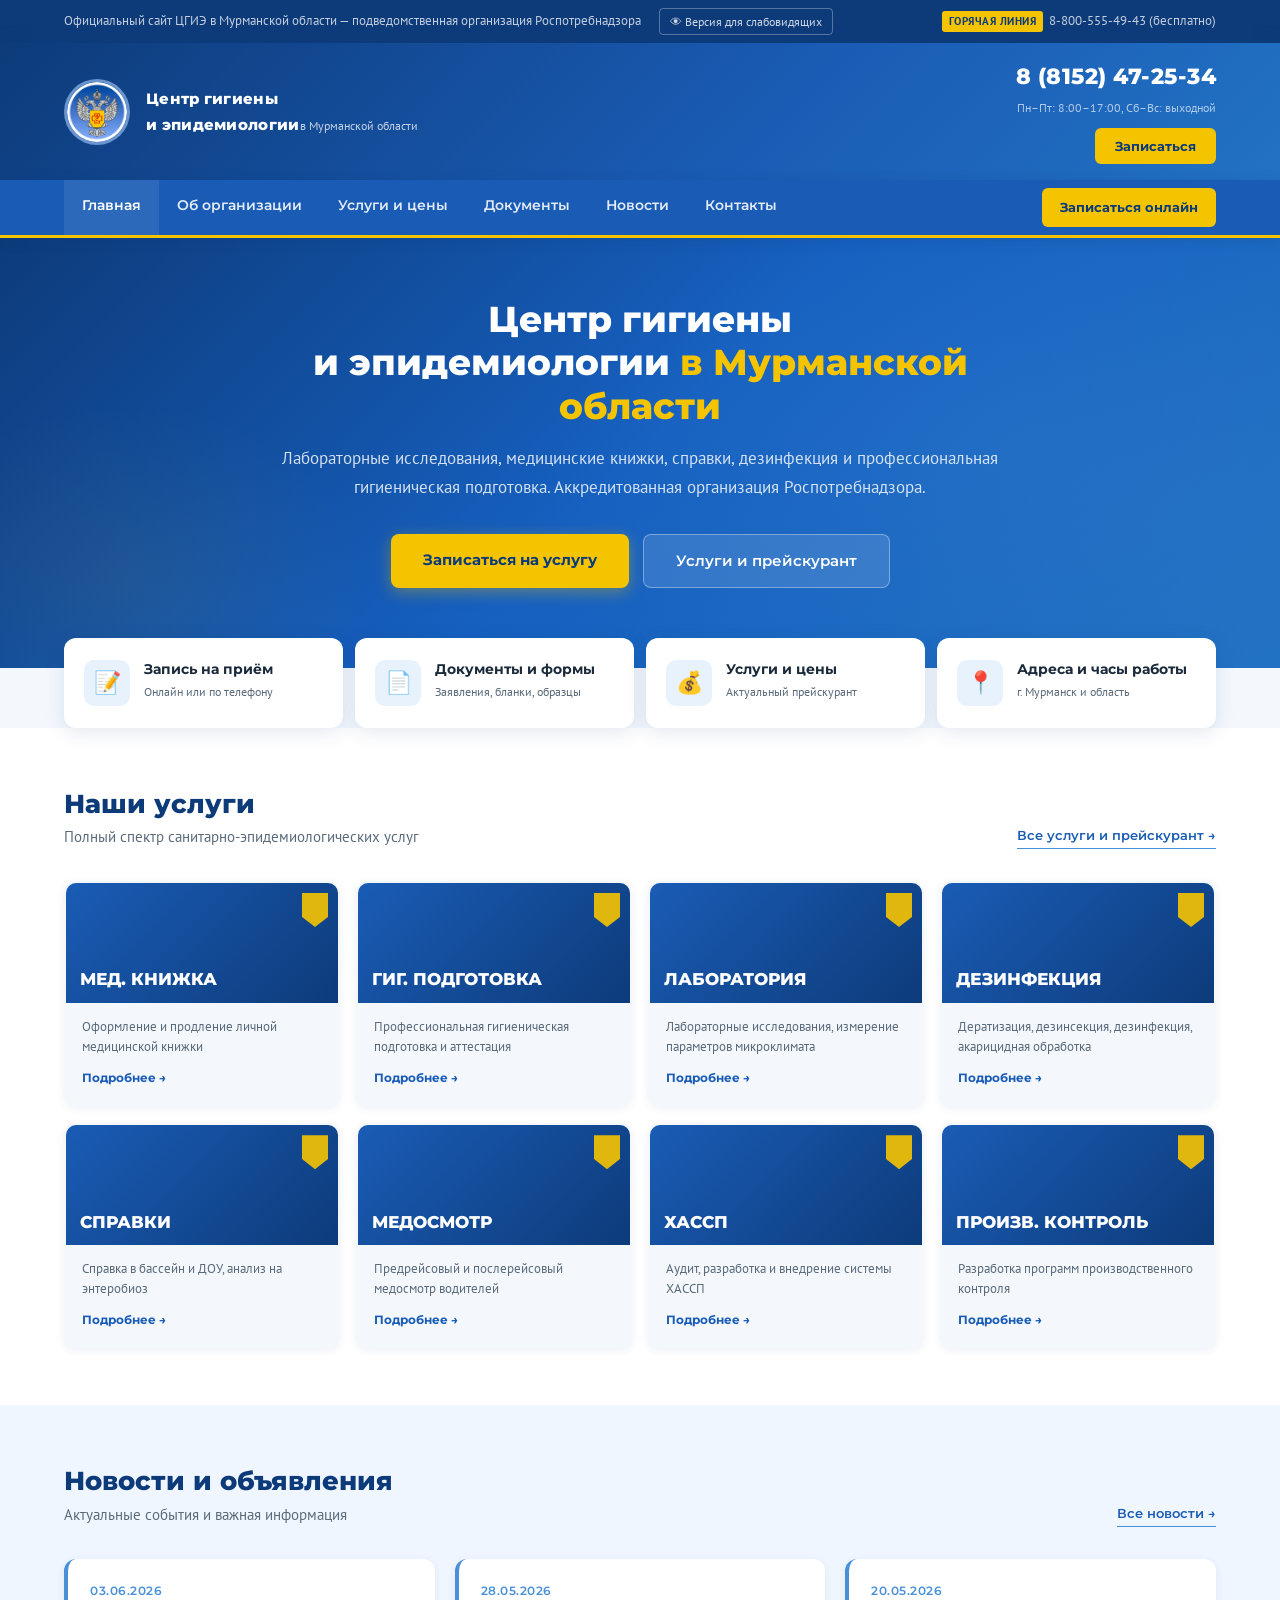
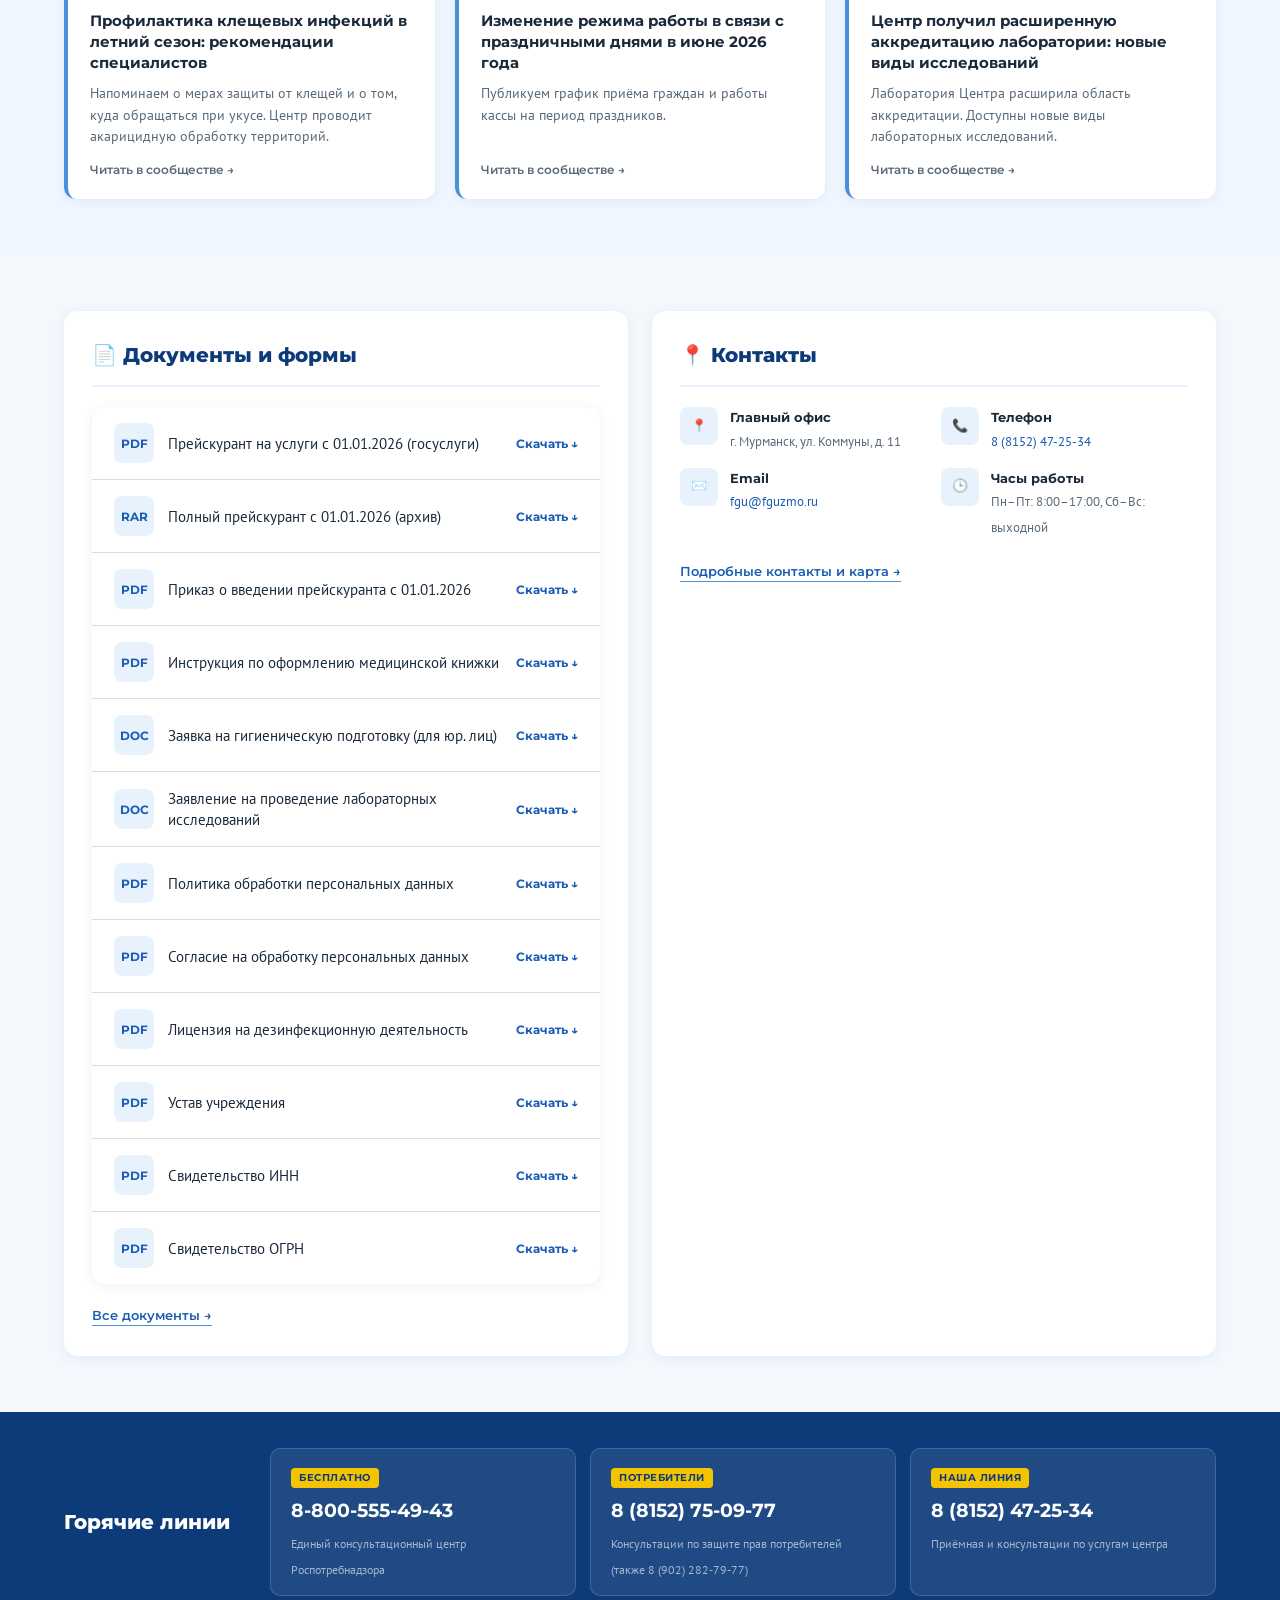
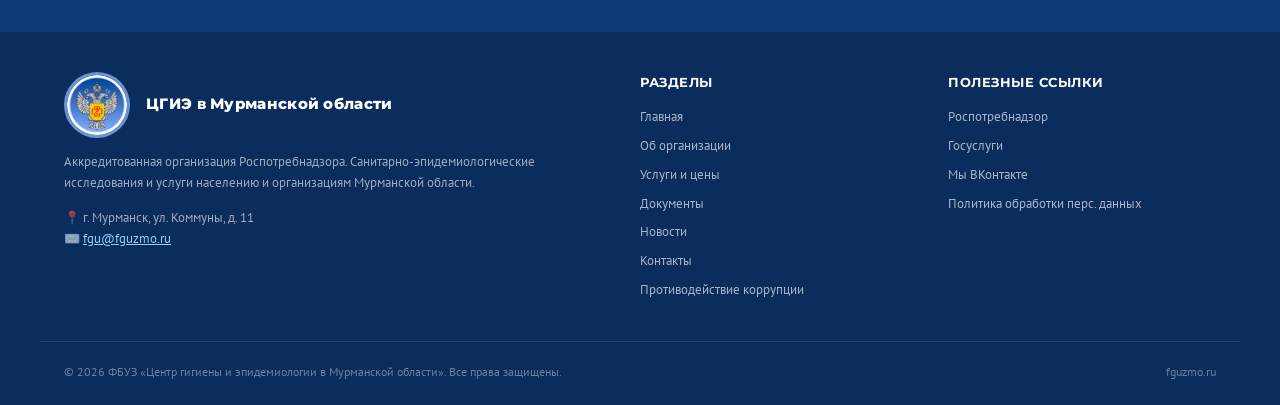
<file: index.html>
<!DOCTYPE html>
<html lang="ru">
<head>
<meta charset="UTF-8">
<meta name="viewport" content="width=device-width, initial-scale=1.0">
<title>ФБУЗ «Центр гигиены и эпидемиологии в Мурманской области»</title>
<meta name="description" content="Аккредитованная организация Роспотребнадзора в Мурманской области: лабораторные исследования, медицинские книжки, справки, дезинфекция, гигиеническая подготовка.">
<link rel="icon" href="assets/logo.jpg">
<link href="https://fonts.googleapis.com/css2?family=Montserrat:wght@400;500;600;700;800&family=PT+Sans:wght@400;700&display=swap" rel="stylesheet">
<link rel="stylesheet" href="assets/styles.css">
</head>
<body data-page="home">

<div id="site-top"></div>

<!-- HERO -->
<section class="hero" style="padding-bottom:80px;">
  <div class="hero-content">
    <h1>Центр гигиены<br>и эпидемиологии <span>в Мурманской области</span></h1>
    <p>Лабораторные исследования, медицинские книжки, справки, дезинфекция и профессиональная гигиеническая подготовка. Аккредитованная организация Роспотребнадзора.</p>
    <div class="hero-btns">
      <a class="btn-primary" data-bind="vkUrl" target="_blank" rel="noopener">Записаться на услугу</a>
      <a class="btn-secondary" href="uslugi.html">Услуги и прейскурант</a>
    </div>
  </div>
</section>

<!-- QUICK ACTIONS -->
<div class="quick-actions">
  <div class="qa-grid">
    <a class="qa-card" data-bind="vkUrl" target="_blank" rel="noopener"><span class="qa-icon">📝</span><span class="qa-text"><strong>Запись на приём</strong><span>Онлайн или по телефону</span></span></a>
    <a class="qa-card" href="dokumenty.html"><span class="qa-icon">📄</span><span class="qa-text"><strong>Документы и формы</strong><span>Заявления, бланки, образцы</span></span></a>
    <a class="qa-card" href="uslugi.html"><span class="qa-icon">💰</span><span class="qa-text"><strong>Услуги и цены</strong><span>Актуальный прейскурант</span></span></a>
    <a class="qa-card" href="kontakty.html"><span class="qa-icon">📍</span><span class="qa-text"><strong>Адреса и часы работы</strong><span>г. Мурманск и область</span></span></a>
  </div>
</div>

<!-- SERVICES -->
<section class="services-bg" style="padding-top:56px;">
  <div class="container">
    <div class="title-row">
      <div><h2 class="section-title">Наши услуги</h2><p class="section-subtitle" style="margin-bottom:0">Полный спектр санитарно-эпидемиологических услуг</p></div>
      <a class="link-more" href="uslugi.html">Все услуги и прейскурант →</a>
    </div>
    <div class="services-grid" id="services-grid"></div>
  </div>
</section>

<!-- NEWS -->
<section class="news-bg">
  <div class="container">
    <div class="title-row">
      <div><h2 class="section-title">Новости и объявления</h2><p class="section-subtitle" style="margin-bottom:0">Актуальные события и важная информация</p></div>
      <a class="link-more" href="novosti.html">Все новости →</a>
    </div>
    <div class="news-grid" id="news-grid" data-limit="3"></div>
  </div>
</section>

<!-- DOCS + CONTACTS PREVIEW -->
<section>
  <div class="container">
    <div class="info-row">
      <div class="info-block reveal">
        <h2>📄 Документы и формы</h2>
        <div id="doc-list"></div>
        <p style="margin-top:18px"><a class="link-more" href="dokumenty.html">Все документы →</a></p>
      </div>
      <div class="info-block reveal">
        <h2>📍 Контакты</h2>
        <div class="contacts-grid">
          <div class="contact-item"><span class="contact-icon">📍</span><div><strong>Главный офис</strong><span data-bind="address"></span></div></div>
          <div class="contact-item"><span class="contact-icon">📞</span><div><strong>Телефон</strong><a data-bind="phone"></a></div></div>
          <div class="contact-item"><span class="contact-icon">✉️</span><div><strong>Email</strong><a data-bind="email"></a></div></div>
          <div class="contact-item"><span class="contact-icon">🕒</span><div><strong>Часы работы</strong><span data-bind="hours"></span></div></div>
        </div>
        <p style="margin-top:18px"><a class="link-more" href="kontakty.html">Подробные контакты и карта →</a></p>
      </div>
    </div>
  </div>
</section>

<!-- HOTLINES -->
<section class="hotlines-bg" style="padding:36px 0;">
  <div class="container">
    <div class="hotlines-inner">
      <h2>Горячие линии</h2>
      <div class="hl-cards" id="hotlines"></div>
    </div>
  </div>
</section>

<div id="site-bottom"></div>

<script src="assets/content.js"></script>
<script src="assets/app.js"></script>
</body>
</html>
</file>
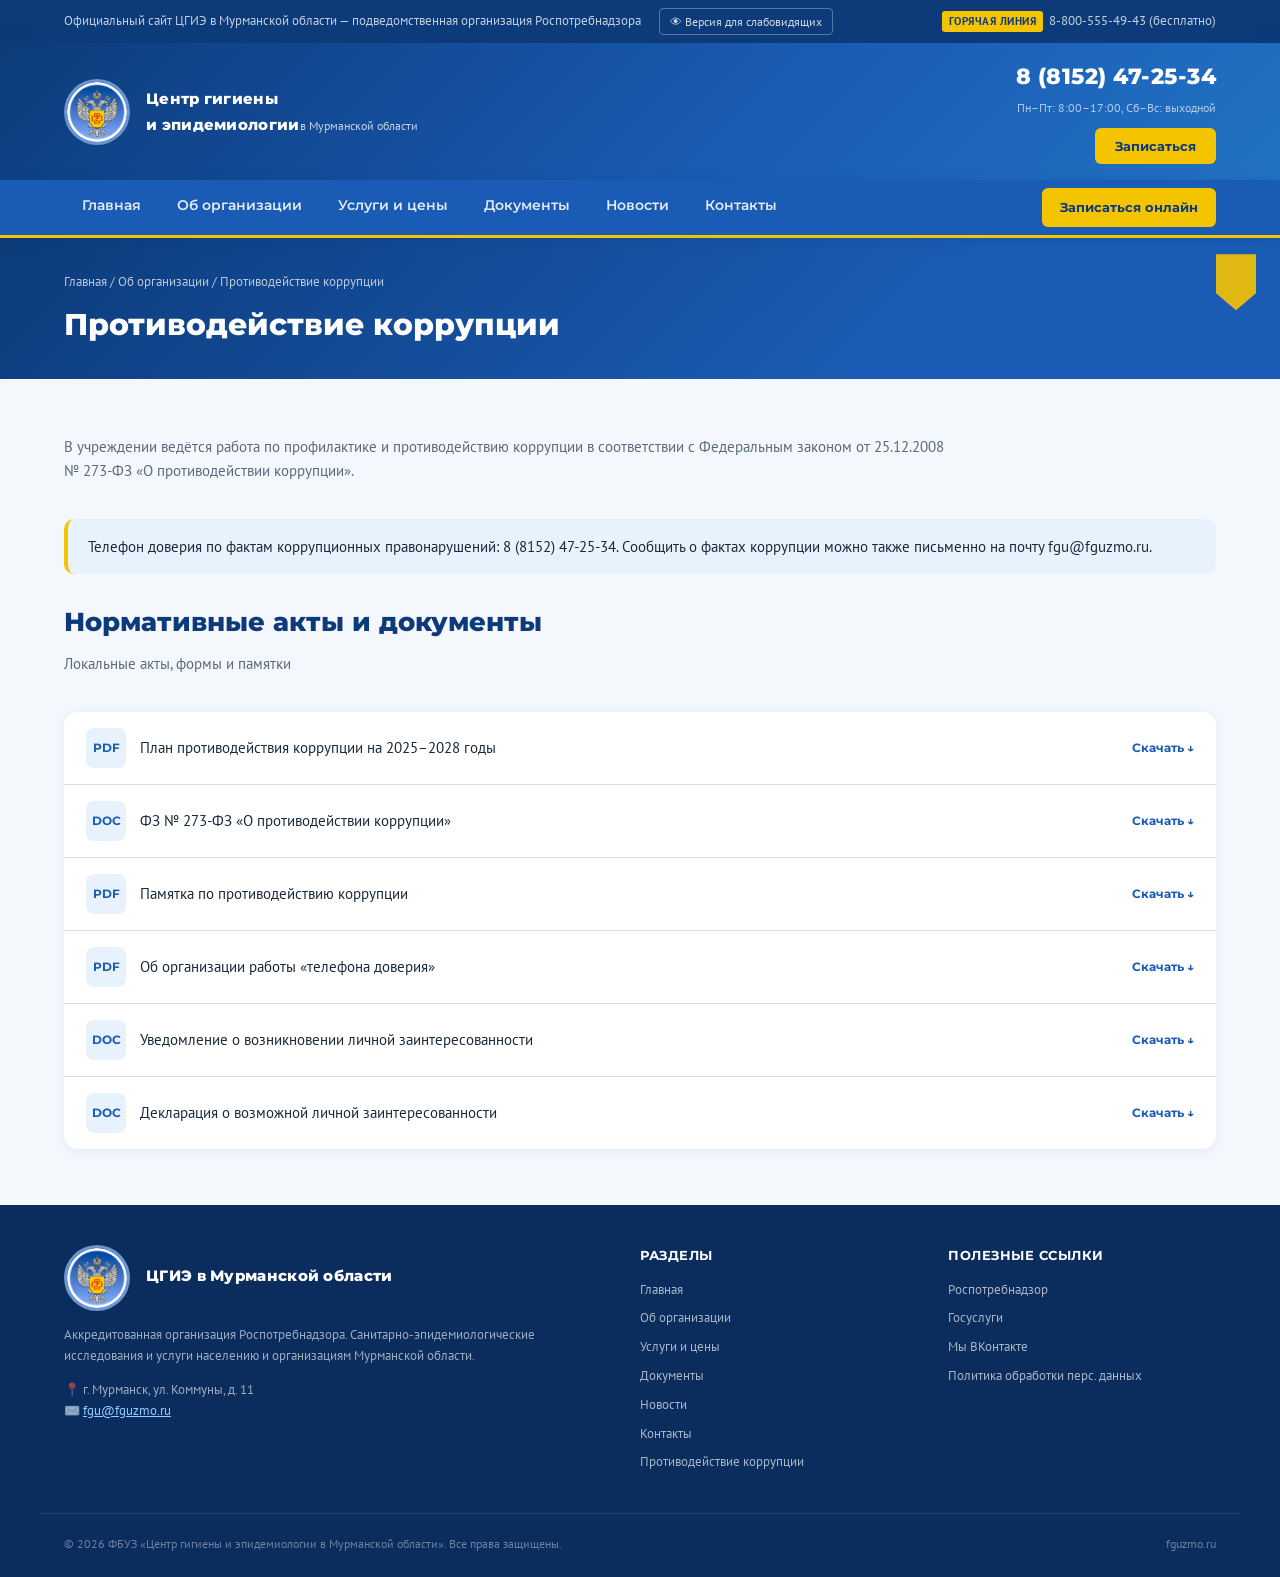
<file: antikorrupciya.html>
<!DOCTYPE html>
<html lang="ru">
<head>
<meta charset="UTF-8">
<meta name="viewport" content="width=device-width, initial-scale=1.0">
<title>Противодействие коррупции — ФБУЗ ЦГИЭ в Мурманской области</title>
<link rel="icon" href="assets/logo.jpg">
<link href="https://fonts.googleapis.com/css2?family=Montserrat:wght@400;500;600;700;800&family=PT+Sans:wght@400;700&display=swap" rel="stylesheet">
<link rel="stylesheet" href="assets/styles.css">
</head>
<body data-page="antikorrupciya">

<div id="site-top"></div>

<div class="page-head"><div class="container">
  <div class="breadcrumb"><a href="index.html">Главная</a> / <a href="ob-organizacii.html">Об организации</a> / Противодействие коррупции</div>
  <h1>Противодействие коррупции</h1>
</div></div>

<section>
  <div class="container">
    <p id="ak-intro" class="section-subtitle" style="max-width:880px"></p>
    <div class="ak-hotline" id="ak-hotline"></div>
    <h2 class="section-title">Нормативные акты и документы</h2>
    <p class="section-subtitle">Локальные акты, формы и памятки</p>
    <div id="ak-list"></div>
  </div>
</section>

<div id="site-bottom"></div>

<script src="assets/content.js"></script>
<script src="assets/app.js"></script>
</body>
</html>
</file>
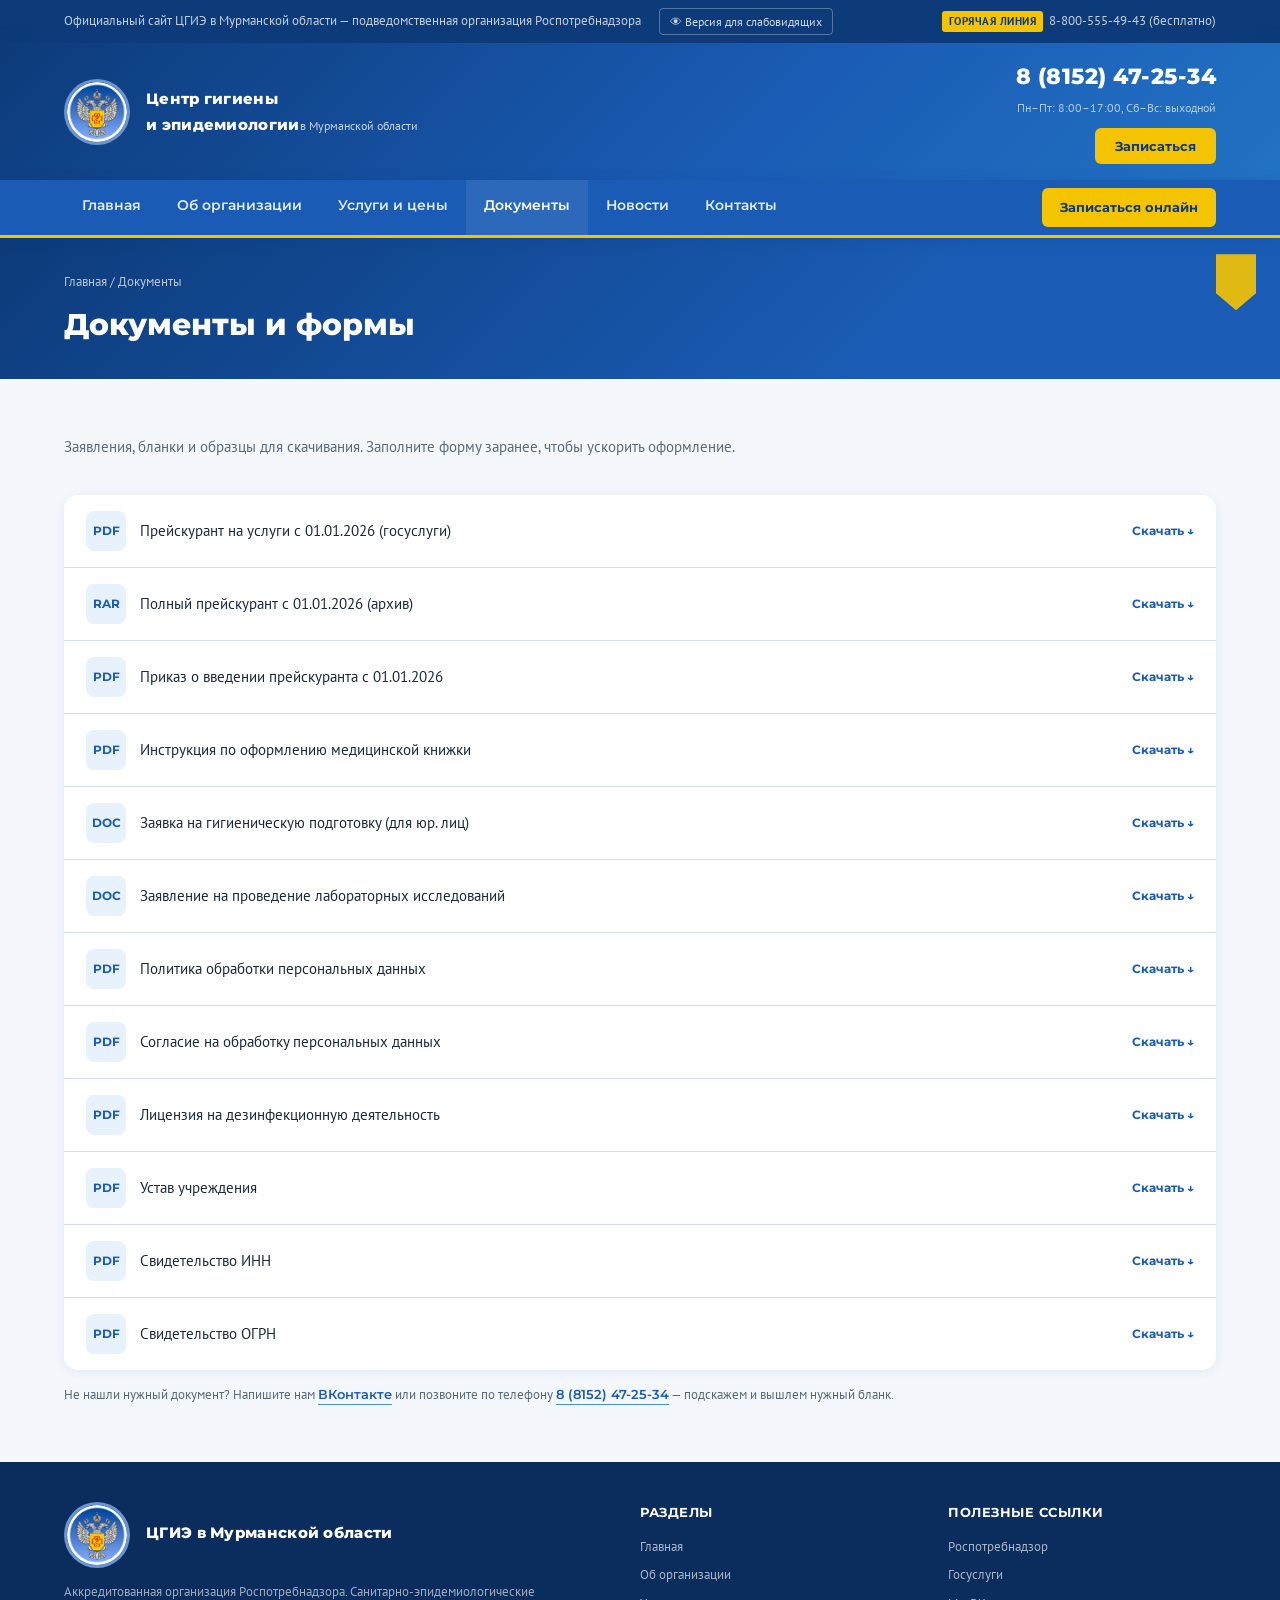
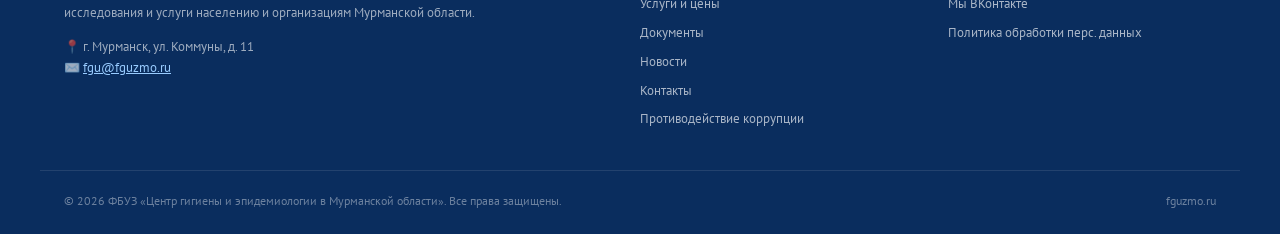
<file: dokumenty.html>
<!DOCTYPE html>
<html lang="ru">
<head>
<meta charset="UTF-8">
<meta name="viewport" content="width=device-width, initial-scale=1.0">
<title>Документы и формы — ФБУЗ ЦГИЭ в Мурманской области</title>
<link rel="icon" href="assets/logo.jpg">
<link href="https://fonts.googleapis.com/css2?family=Montserrat:wght@400;500;600;700;800&family=PT+Sans:wght@400;700&display=swap" rel="stylesheet">
<link rel="stylesheet" href="assets/styles.css">
</head>
<body data-page="dokumenty">

<div id="site-top"></div>

<div class="page-head"><div class="container">
  <div class="breadcrumb"><a href="index.html">Главная</a> / Документы</div>
  <h1>Документы и формы</h1>
</div></div>

<section>
  <div class="container">
    <p class="section-subtitle">Заявления, бланки и образцы для скачивания. Заполните форму заранее, чтобы ускорить оформление.</p>
    <div id="doc-list"></div>
    <p class="price-note">Не нашли нужный документ? Напишите нам <a class="link-more" data-bind="vkUrl" target="_blank" rel="noopener">ВКонтакте</a> или позвоните по телефону <a class="link-more" data-bind="phone"></a> — подскажем и вышлем нужный бланк.</p>
  </div>
</section>

<div id="site-bottom"></div>

<script src="assets/content.js"></script>
<script src="assets/app.js"></script>
</body>
</html>
</file>
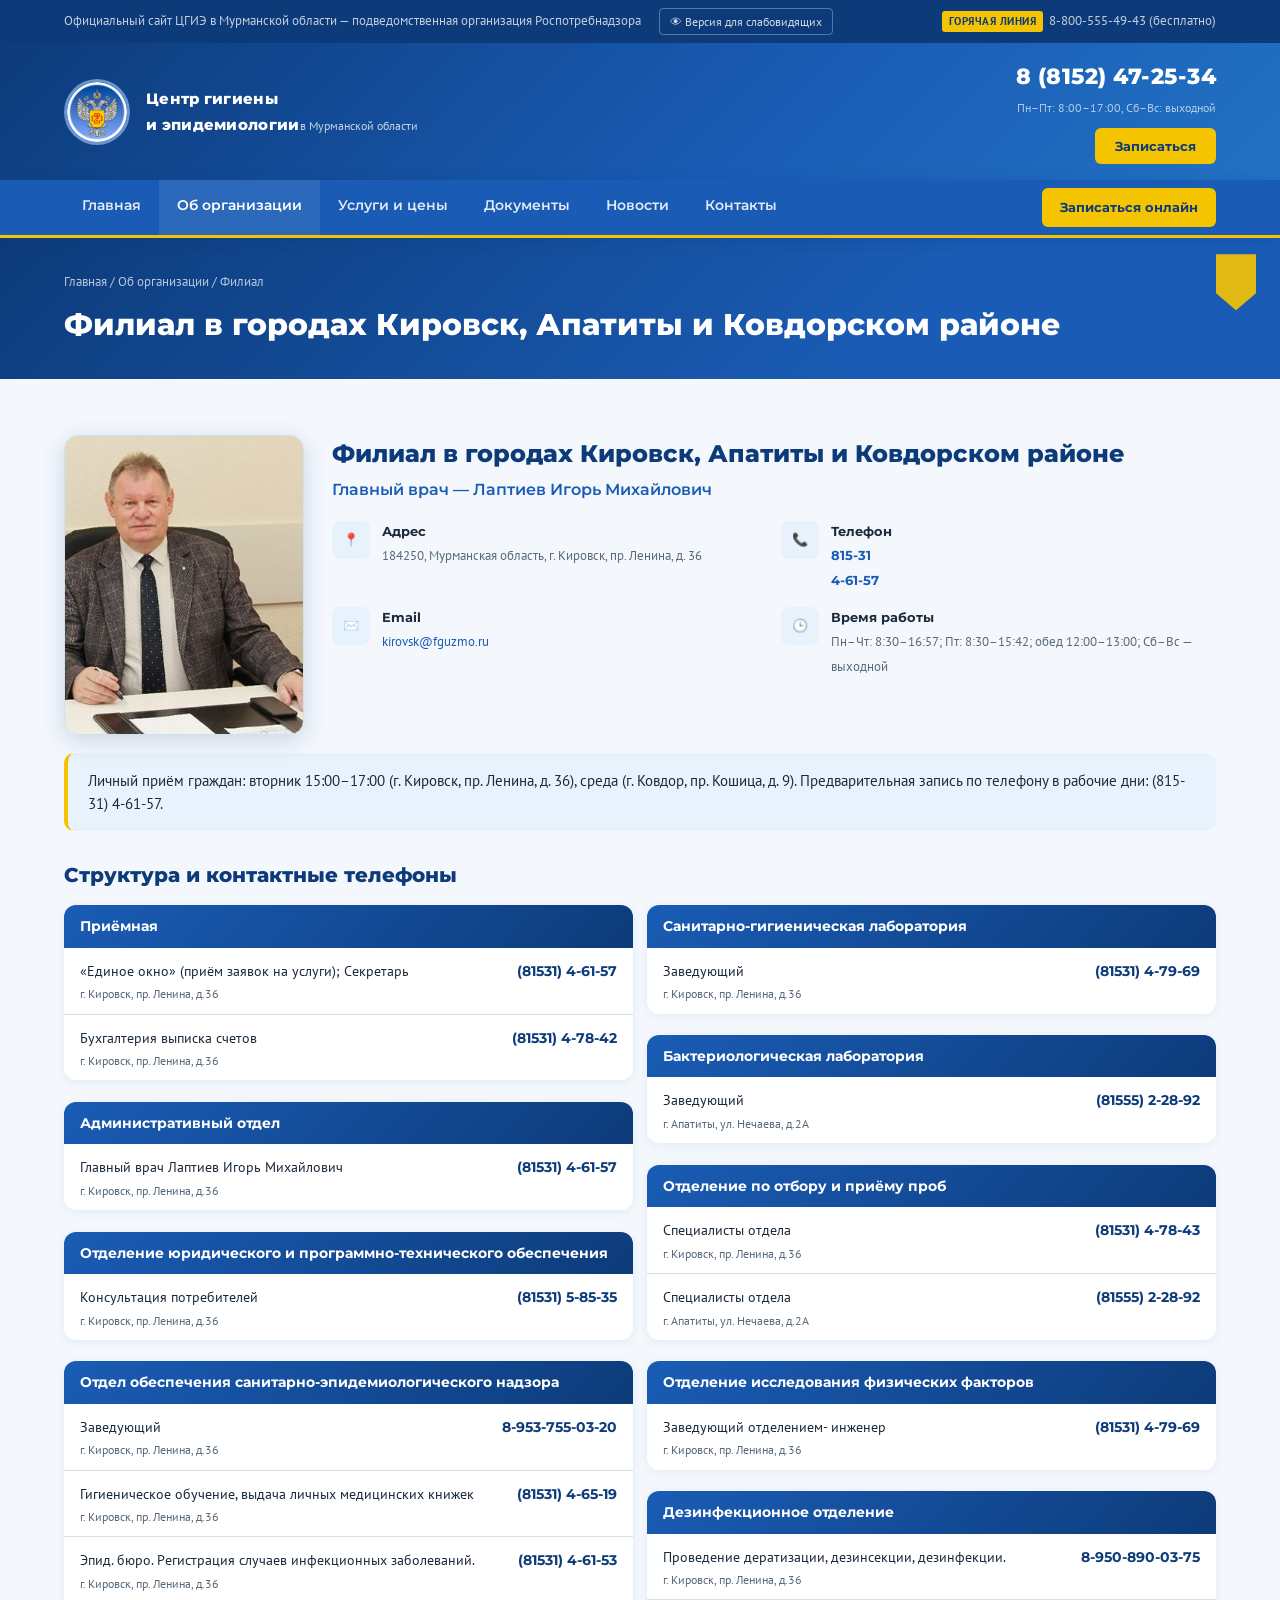
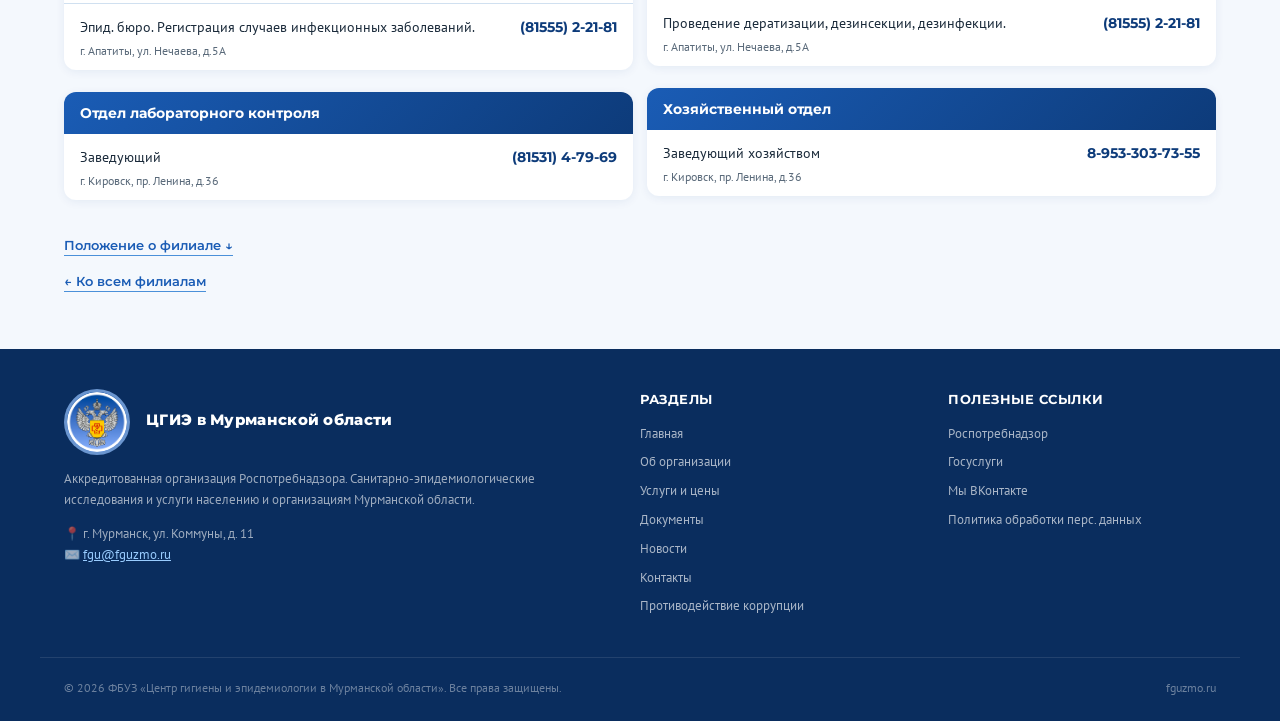
<file: filial.html>
<!DOCTYPE html>
<html lang="ru">
<head>
<meta charset="UTF-8">
<meta name="viewport" content="width=device-width, initial-scale=1.0">
<title>Филиал — ФБУЗ ЦГИЭ в Мурманской области</title>
<link rel="icon" href="assets/logo.jpg">
<link href="https://fonts.googleapis.com/css2?family=Montserrat:wght@400;500;600;700;800&family=PT+Sans:wght@400;700&display=swap" rel="stylesheet">
<link rel="stylesheet" href="assets/styles.css">
</head>
<body data-page="about">

<div id="site-top"></div>

<div class="page-head"><div class="container">
  <div class="breadcrumb"><a href="index.html">Главная</a> / <a href="ob-organizacii.html">Об организации</a> / Филиал</div>
  <h1 id="filial-title">Филиал</h1>
</div></div>

<section>
  <div class="container">
    <div id="filial"></div>
    <p class="price-note"><a class="link-more" href="ob-organizacii.html">← Ко всем филиалам</a></p>
  </div>
</section>

<div id="site-bottom"></div>

<script src="assets/content.js"></script>
<script src="assets/app.js"></script>
</body>
</html>
</file>
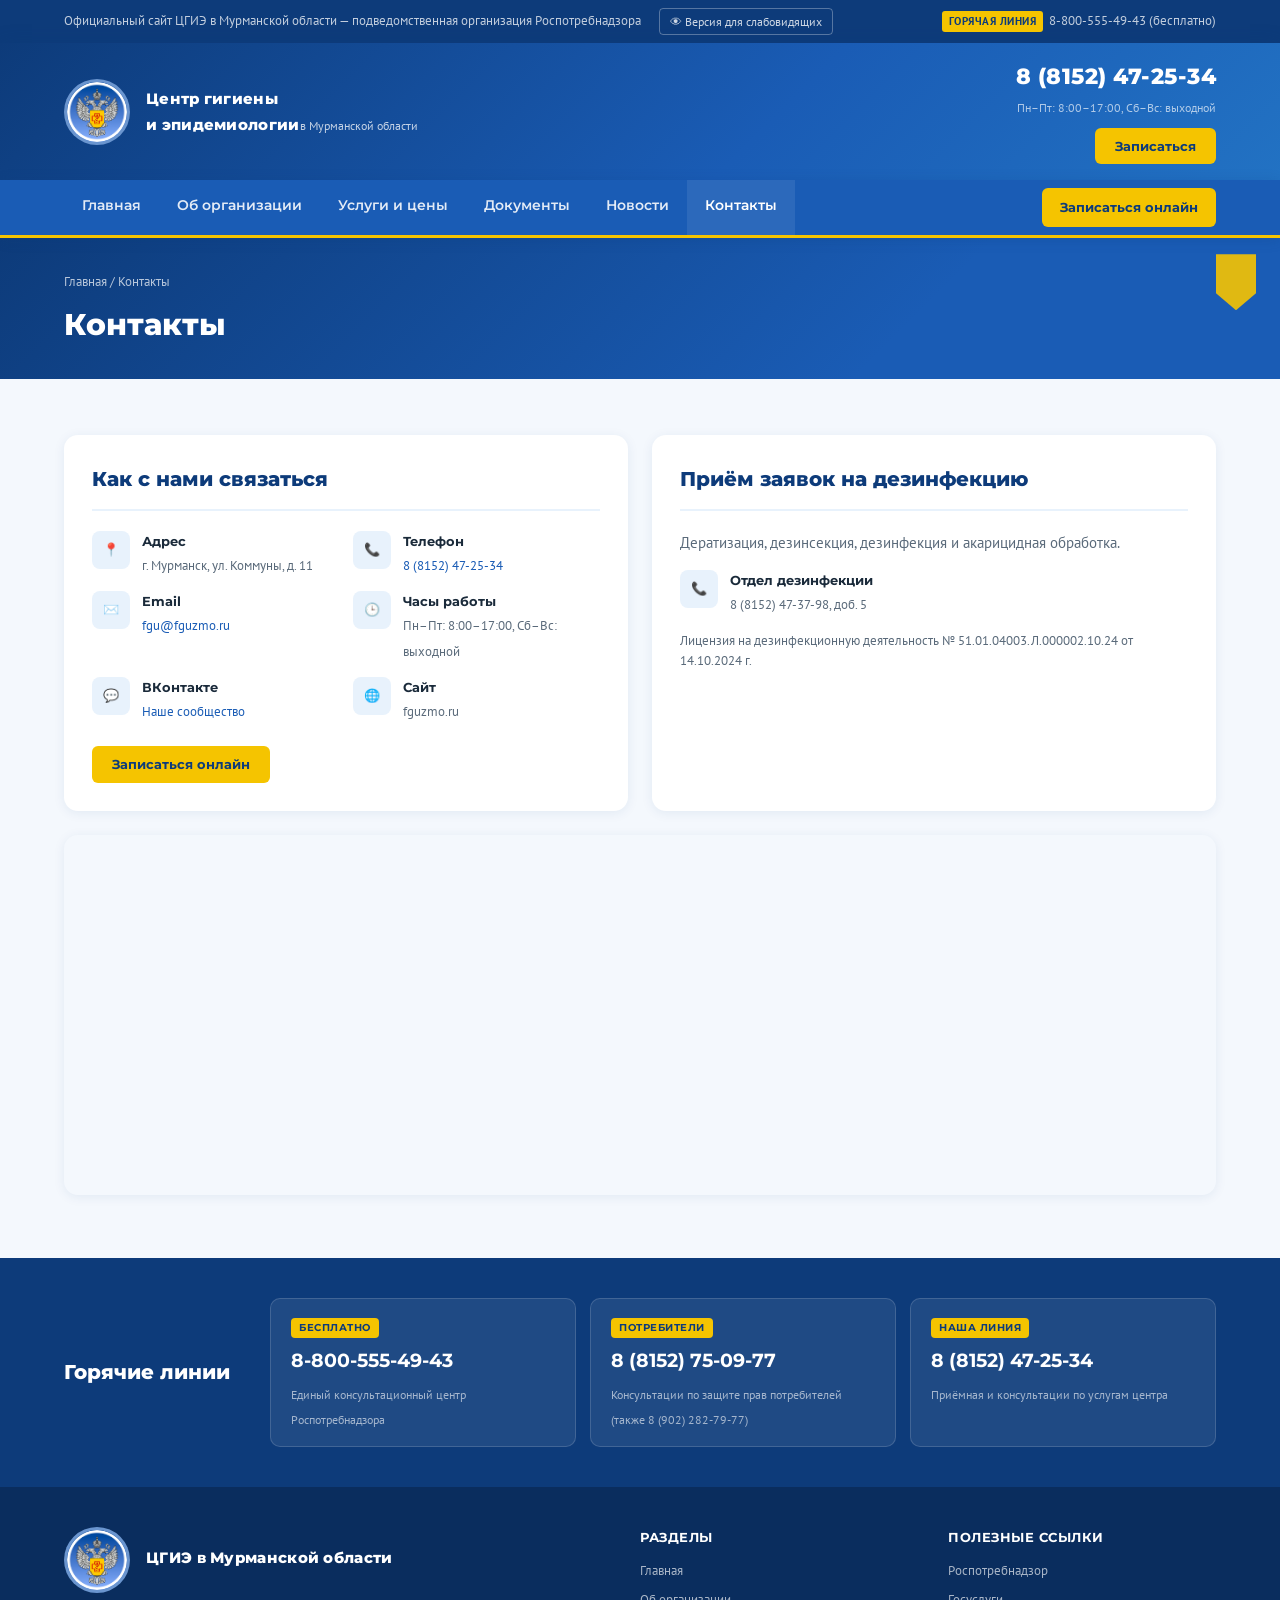
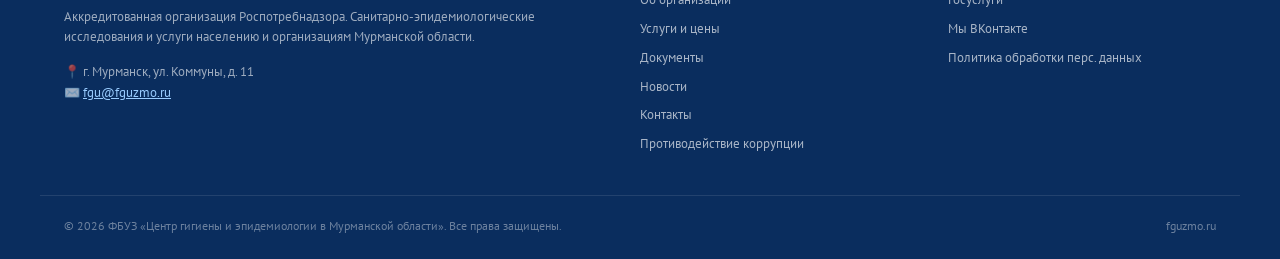
<file: kontakty.html>
<!DOCTYPE html>
<html lang="ru">
<head>
<meta charset="UTF-8">
<meta name="viewport" content="width=device-width, initial-scale=1.0">
<title>Контакты — ФБУЗ ЦГИЭ в Мурманской области</title>
<link rel="icon" href="assets/logo.jpg">
<link href="https://fonts.googleapis.com/css2?family=Montserrat:wght@400;500;600;700;800&family=PT+Sans:wght@400;700&display=swap" rel="stylesheet">
<link rel="stylesheet" href="assets/styles.css">
</head>
<body data-page="kontakty">

<div id="site-top"></div>

<div class="page-head"><div class="container">
  <div class="breadcrumb"><a href="index.html">Главная</a> / Контакты</div>
  <h1>Контакты</h1>
</div></div>

<section>
  <div class="container">
    <div class="info-row">
      <div class="info-block">
        <h2>Как с нами связаться</h2>
        <div class="contacts-grid">
          <div class="contact-item"><span class="contact-icon">📍</span><div><strong>Адрес</strong><span data-bind="address"></span></div></div>
          <div class="contact-item"><span class="contact-icon">📞</span><div><strong>Телефон</strong><a data-bind="phone"></a></div></div>
          <div class="contact-item"><span class="contact-icon">✉️</span><div><strong>Email</strong><a data-bind="email"></a></div></div>
          <div class="contact-item"><span class="contact-icon">🕒</span><div><strong>Часы работы</strong><span data-bind="hours"></span></div></div>
          <div class="contact-item"><span class="contact-icon">💬</span><div><strong>ВКонтакте</strong><a data-bind="vkUrl" target="_blank" rel="noopener">Наше сообщество</a></div></div>
          <div class="contact-item"><span class="contact-icon">🌐</span><div><strong>Сайт</strong><span data-bind="siteName"></span></div></div>
        </div>
        <p style="margin-top:22px"><a class="btn-call" data-bind="vkUrl" target="_blank" rel="noopener" style="margin-top:0">Записаться онлайн</a></p>
      </div>
      <div class="info-block">
        <h2>Приём заявок на дезинфекцию</h2>
        <p style="color:var(--text-muted);font-size:14.5px">Дератизация, дезинсекция, дезинфекция и акарицидная обработка.</p>
        <div class="contact-item" style="margin-top:16px"><span class="contact-icon">📞</span><div><strong>Отдел дезинфекции</strong><span>8 (8152) 47-37-98, доб. 5</span></div></div>
        <p style="margin-top:14px;color:var(--text-muted);font-size:13px">Лицензия на дезинфекционную деятельность № 51.01.04003.Л.000002.10.24 от 14.10.2024 г.</p>
      </div>
    </div>

    <iframe class="map-frame" loading="lazy" title="Карта проезда"
      src="https://yandex.ru/map-widget/v1/?mode=search&text=%D0%9C%D1%83%D1%80%D0%BC%D0%B0%D0%BD%D1%81%D0%BA%2C%20%D1%83%D0%BB.%20%D0%9A%D0%BE%D0%BC%D0%BC%D1%83%D0%BD%D1%8B%2C%2011&z=16"></iframe>
  </div>
</section>

<section class="hotlines-bg" style="padding:40px 0;">
  <div class="container">
    <div class="hotlines-inner">
      <h2>Горячие линии</h2>
      <div class="hl-cards" id="hotlines"></div>
    </div>
  </div>
</section>

<div id="site-bottom"></div>

<script src="assets/content.js"></script>
<script src="assets/app.js"></script>
</body>
</html>
</file>
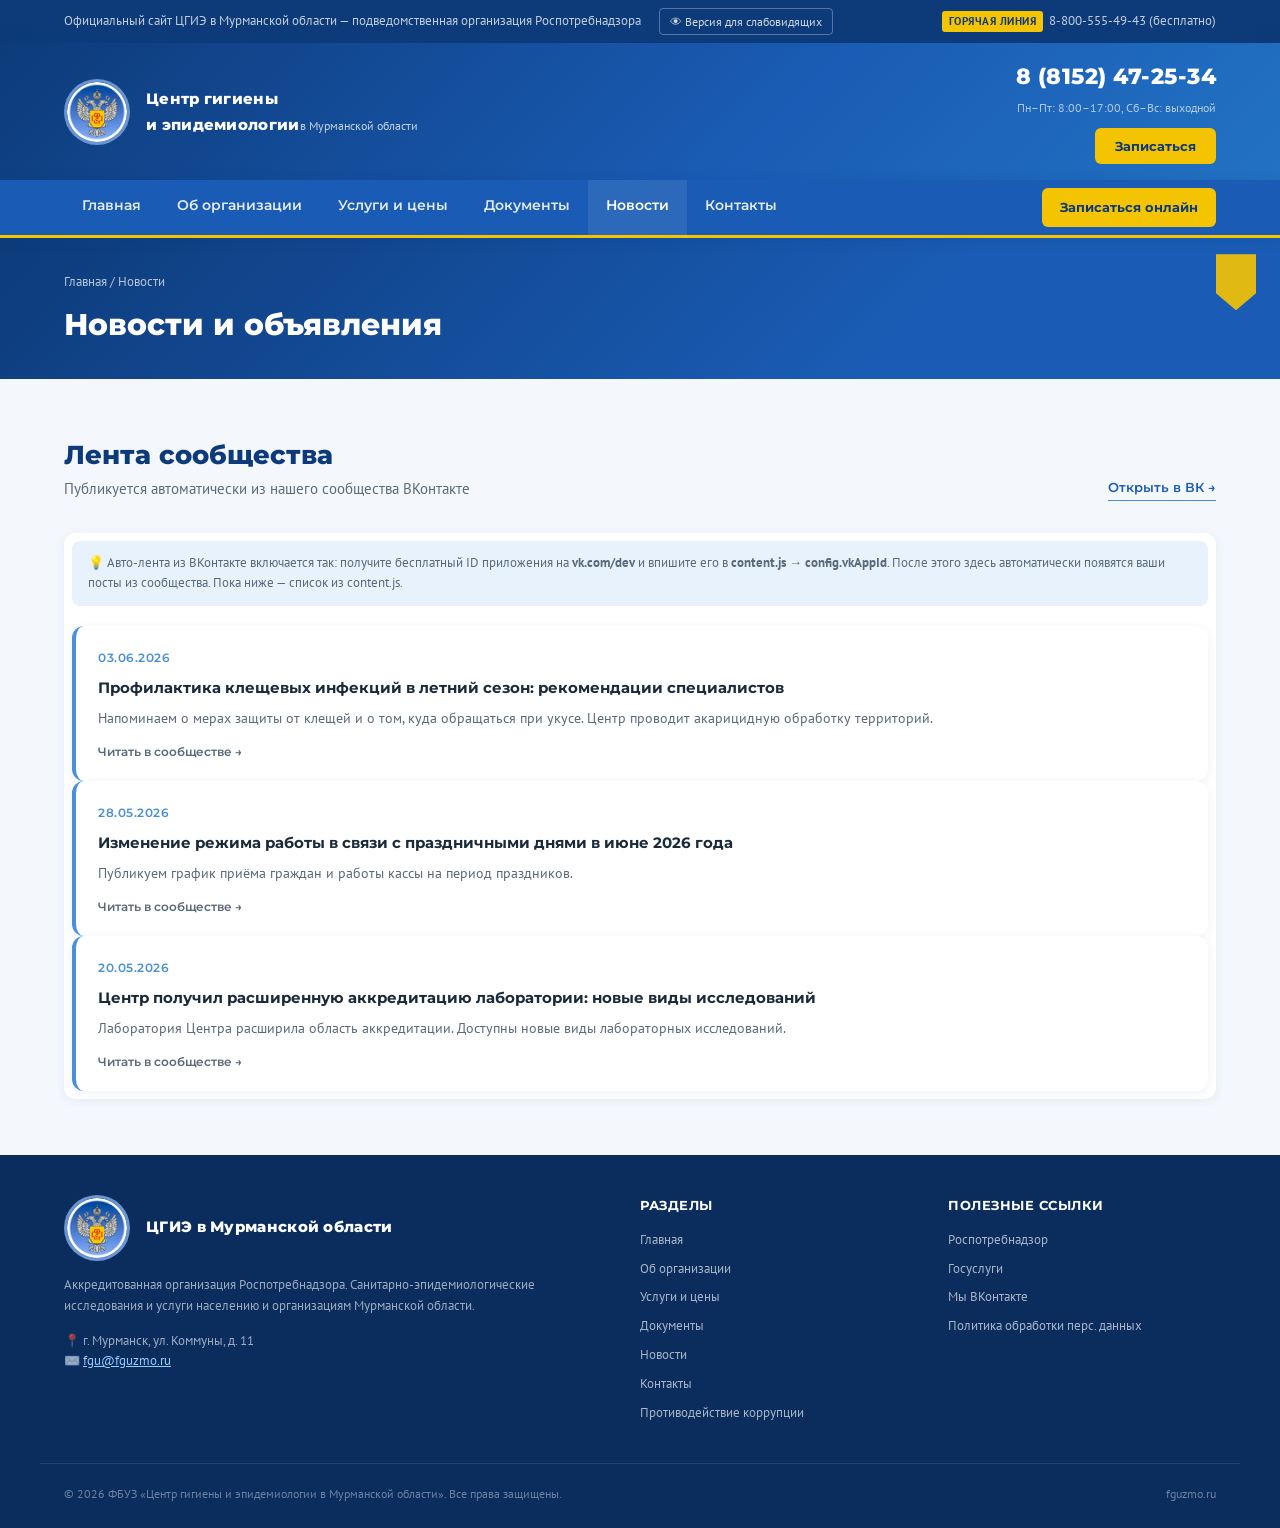
<file: novosti.html>
<!DOCTYPE html>
<html lang="ru">
<head>
<meta charset="UTF-8">
<meta name="viewport" content="width=device-width, initial-scale=1.0">
<title>Новости и объявления — ФБУЗ ЦГИЭ в Мурманской области</title>
<link rel="icon" href="assets/logo.jpg">
<link href="https://fonts.googleapis.com/css2?family=Montserrat:wght@400;500;600;700;800&family=PT+Sans:wght@400;700&display=swap" rel="stylesheet">
<link rel="stylesheet" href="assets/styles.css">
</head>
<body data-page="novosti">

<div id="site-top"></div>

<div class="page-head"><div class="container">
  <div class="breadcrumb"><a href="index.html">Главная</a> / Новости</div>
  <h1>Новости и объявления</h1>
</div></div>

<section>
  <div class="container">
    <div class="title-row">
      <div><h2 class="section-title">Лента сообщества</h2><p class="section-subtitle" style="margin-bottom:0">Публикуется автоматически из нашего сообщества ВКонтакте</p></div>
      <a class="link-more" data-bind="vkUrl" target="_blank" rel="noopener">Открыть в ВК →</a>
    </div>
    <div class="vk-embed" id="vk-feed"></div>
  </div>
</section>

<div id="site-bottom"></div>

<script src="assets/content.js"></script>
<script src="assets/app.js"></script>
</body>
</html>
</file>
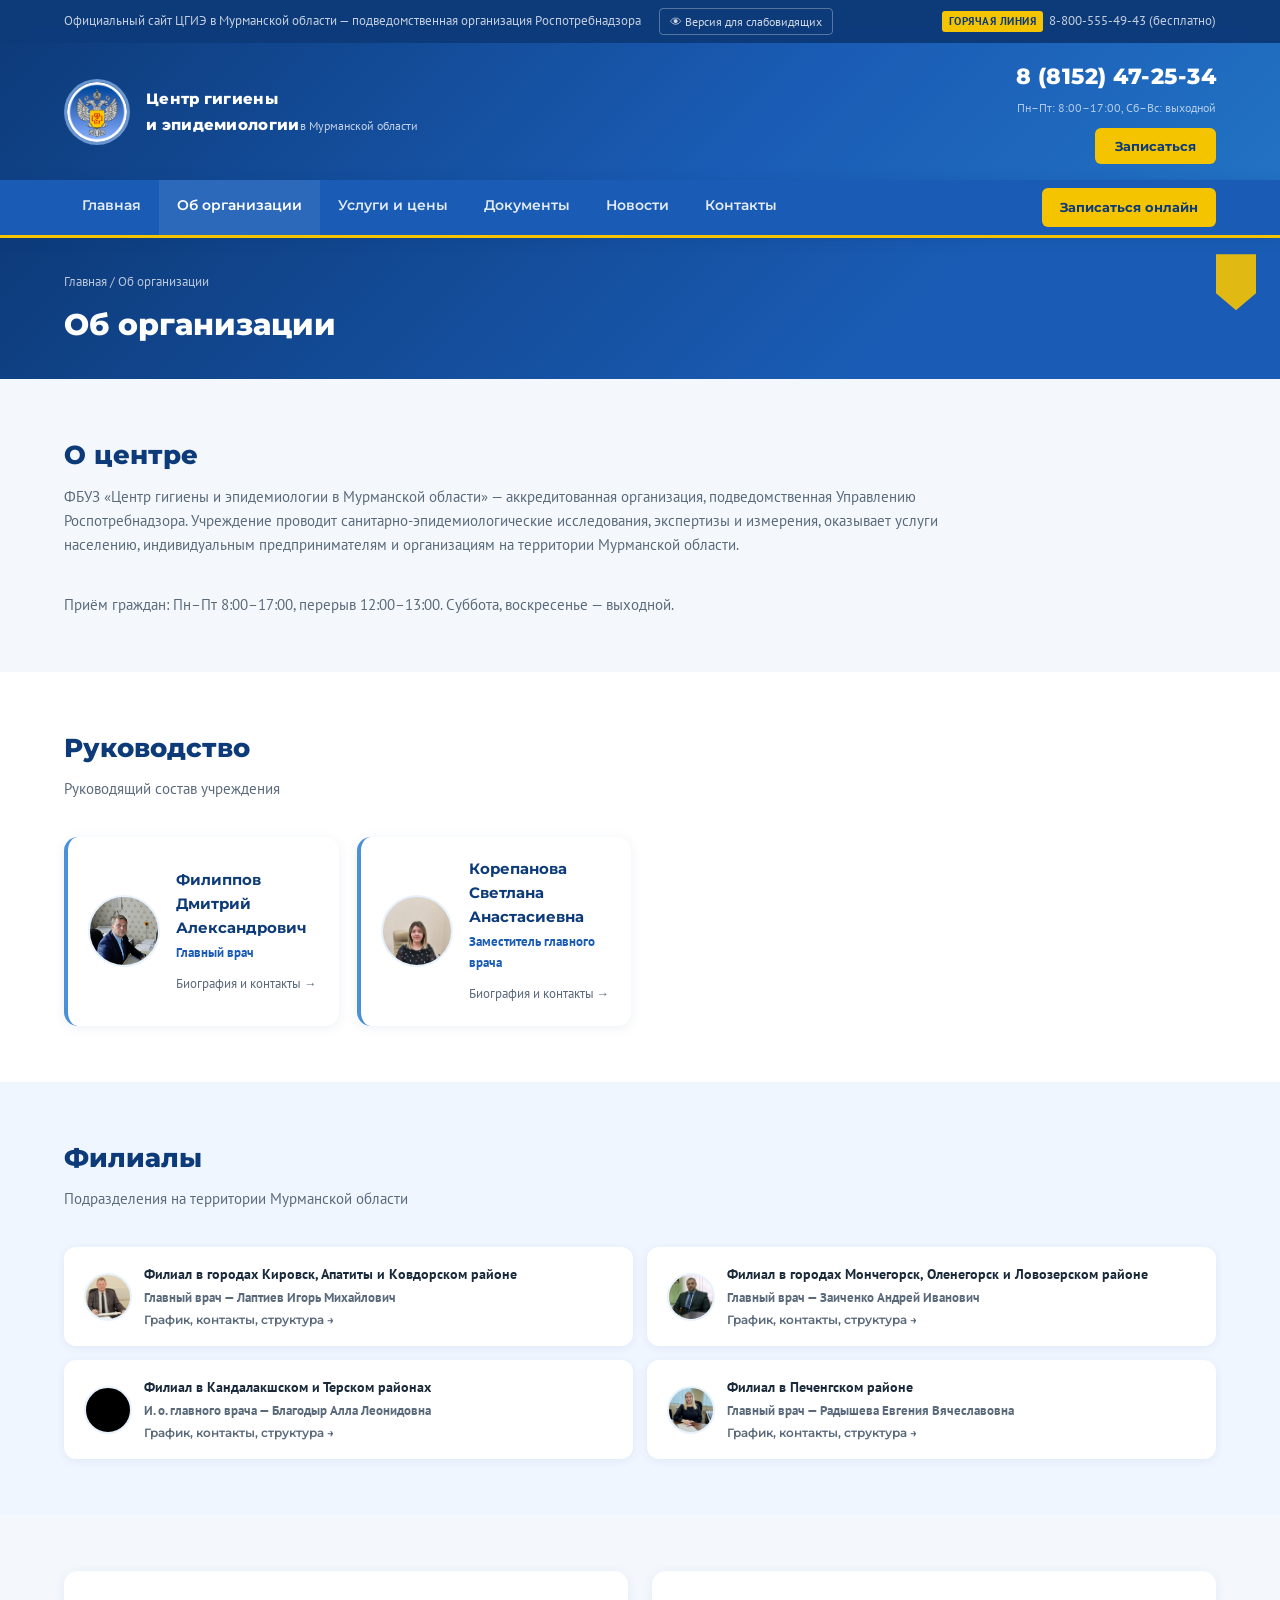
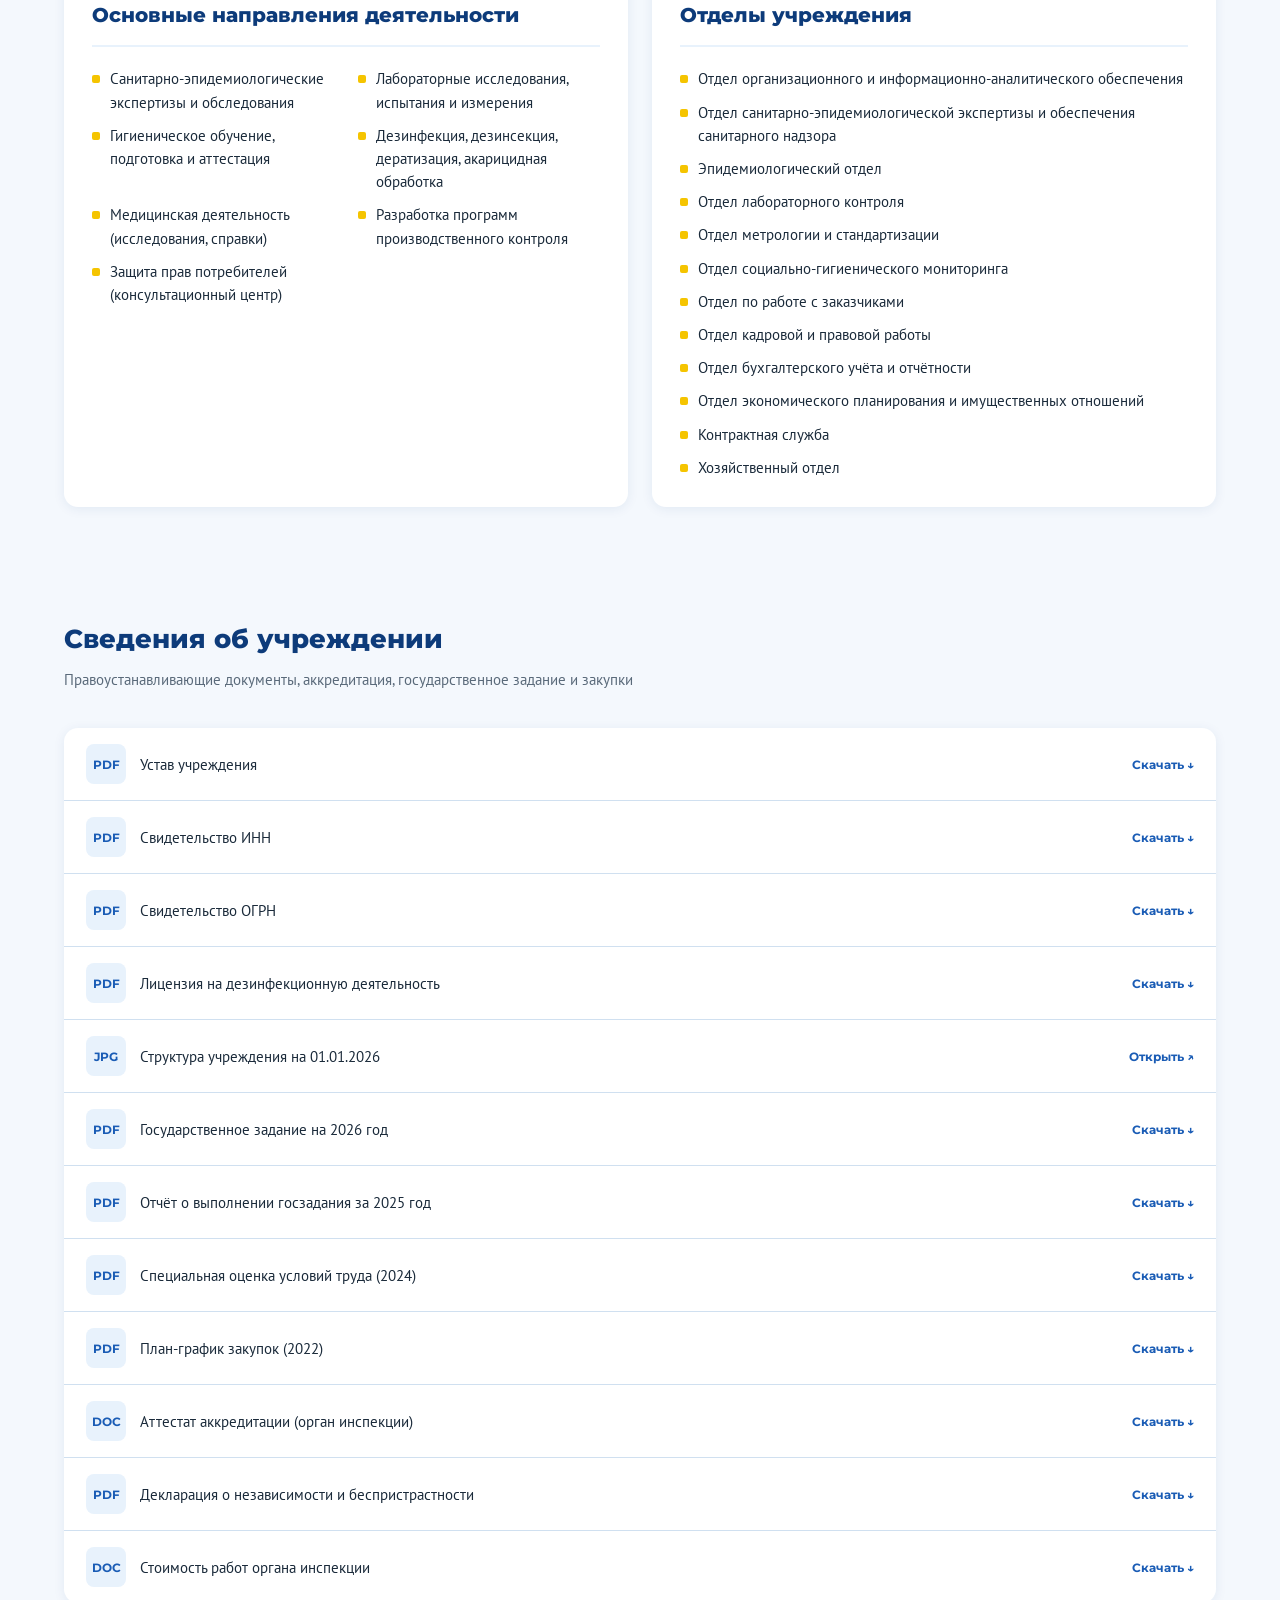
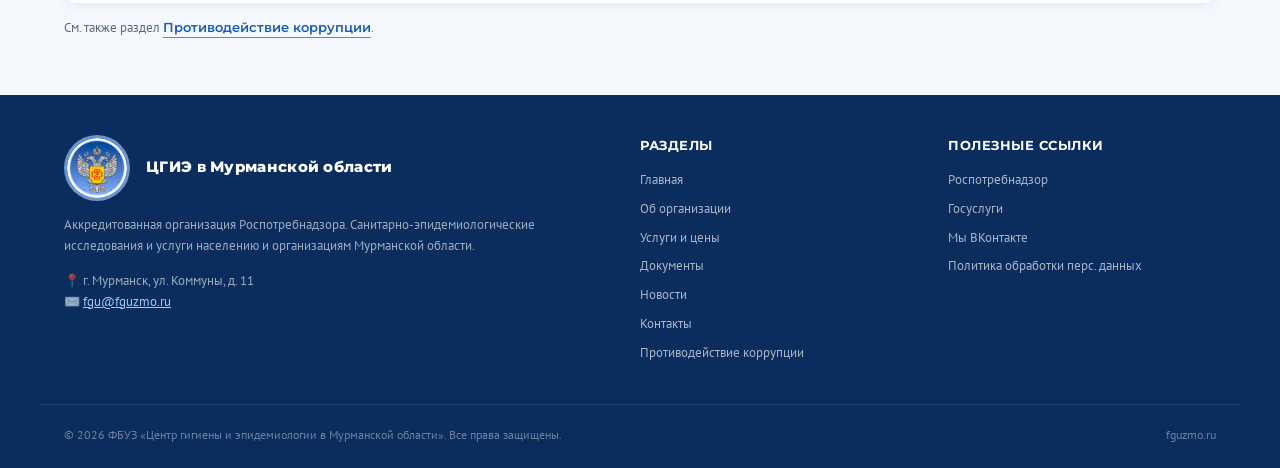
<file: ob-organizacii.html>
<!DOCTYPE html>
<html lang="ru">
<head>
<meta charset="UTF-8">
<meta name="viewport" content="width=device-width, initial-scale=1.0">
<title>Об организации — ФБУЗ ЦГИЭ в Мурманской области</title>
<link rel="icon" href="assets/logo.jpg">
<link href="https://fonts.googleapis.com/css2?family=Montserrat:wght@400;500;600;700;800&family=PT+Sans:wght@400;700&display=swap" rel="stylesheet">
<link rel="stylesheet" href="assets/styles.css">
</head>
<body data-page="about">

<div id="site-top"></div>

<div class="page-head"><div class="container">
  <div class="breadcrumb"><a href="index.html">Главная</a> / Об организации</div>
  <h1>Об организации</h1>
</div></div>

<section>
  <div class="container">
    <h2 class="section-title">О центре</h2>
    <p id="about-intro" class="section-subtitle" style="max-width:880px"></p>
    <p id="about-schedule" style="color:var(--text-muted);font-size:14.5px"></p>
  </div>
</section>

<section class="services-bg">
  <div class="container">
    <h2 class="section-title">Руководство</h2>
    <p class="section-subtitle">Руководящий состав учреждения</p>
    <div class="lead-grid" id="about-leadership"></div>
  </div>
</section>

<section class="news-bg">
  <div class="container">
    <h2 class="section-title">Филиалы</h2>
    <p class="section-subtitle">Подразделения на территории Мурманской области</p>
    <div class="branch-grid" id="about-branches"></div>
  </div>
</section>

<section>
  <div class="container">
    <div class="info-row">
      <div class="info-block">
        <h2>Основные направления деятельности</h2>
        <ul class="dir-list" id="about-directions"></ul>
      </div>
      <div class="info-block">
        <h2>Отделы учреждения</h2>
        <ul class="dir-list" style="grid-template-columns:1fr" id="about-departments"></ul>
      </div>
    </div>
  </div>
</section>

<section>
  <div class="container">
    <h2 class="section-title">Сведения об учреждении</h2>
    <p class="section-subtitle">Правоустанавливающие документы, аккредитация, государственное задание и закупки</p>
    <div id="disclosure-list"></div>
    <p class="price-note">См. также раздел <a class="link-more" href="antikorrupciya.html">Противодействие коррупции</a>.</p>
  </div>
</section>

<div id="site-bottom"></div>

<script src="assets/content.js"></script>
<script src="assets/app.js"></script>
</body>
</html>
</file>
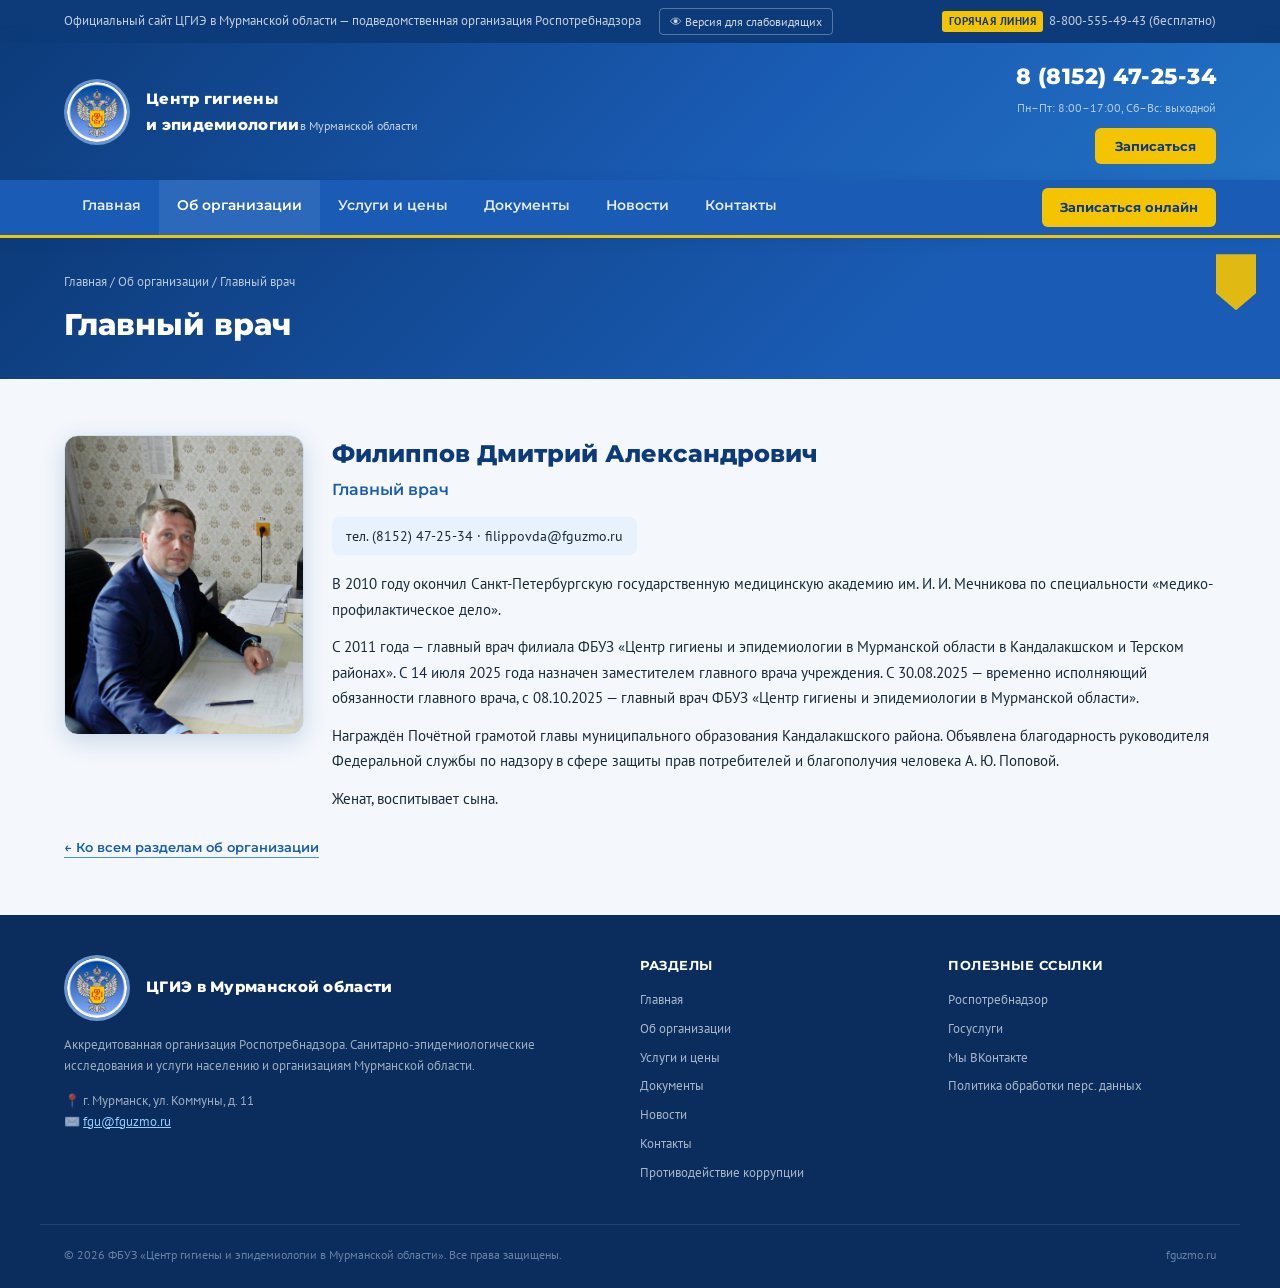
<file: rukovoditel.html>
<!DOCTYPE html>
<html lang="ru">
<head>
<meta charset="UTF-8">
<meta name="viewport" content="width=device-width, initial-scale=1.0">
<title>Руководство — ФБУЗ ЦГИЭ в Мурманской области</title>
<link rel="icon" href="assets/logo.jpg">
<link href="https://fonts.googleapis.com/css2?family=Montserrat:wght@400;500;600;700;800&family=PT+Sans:wght@400;700&display=swap" rel="stylesheet">
<link rel="stylesheet" href="assets/styles.css">
</head>
<body data-page="about">

<div id="site-top"></div>

<div class="page-head"><div class="container">
  <div class="breadcrumb"><a href="index.html">Главная</a> / <a href="ob-organizacii.html">Об организации</a> / <span id="person-crumb">Руководство</span></div>
  <h1 id="person-title">Руководство</h1>
</div></div>

<section>
  <div class="container">
    <div id="person"></div>
    <p class="price-note"><a class="link-more" href="ob-organizacii.html">← Ко всем разделам об организации</a></p>
  </div>
</section>

<div id="site-bottom"></div>

<script src="assets/content.js"></script>
<script src="assets/app.js"></script>
</body>
</html>
</file>
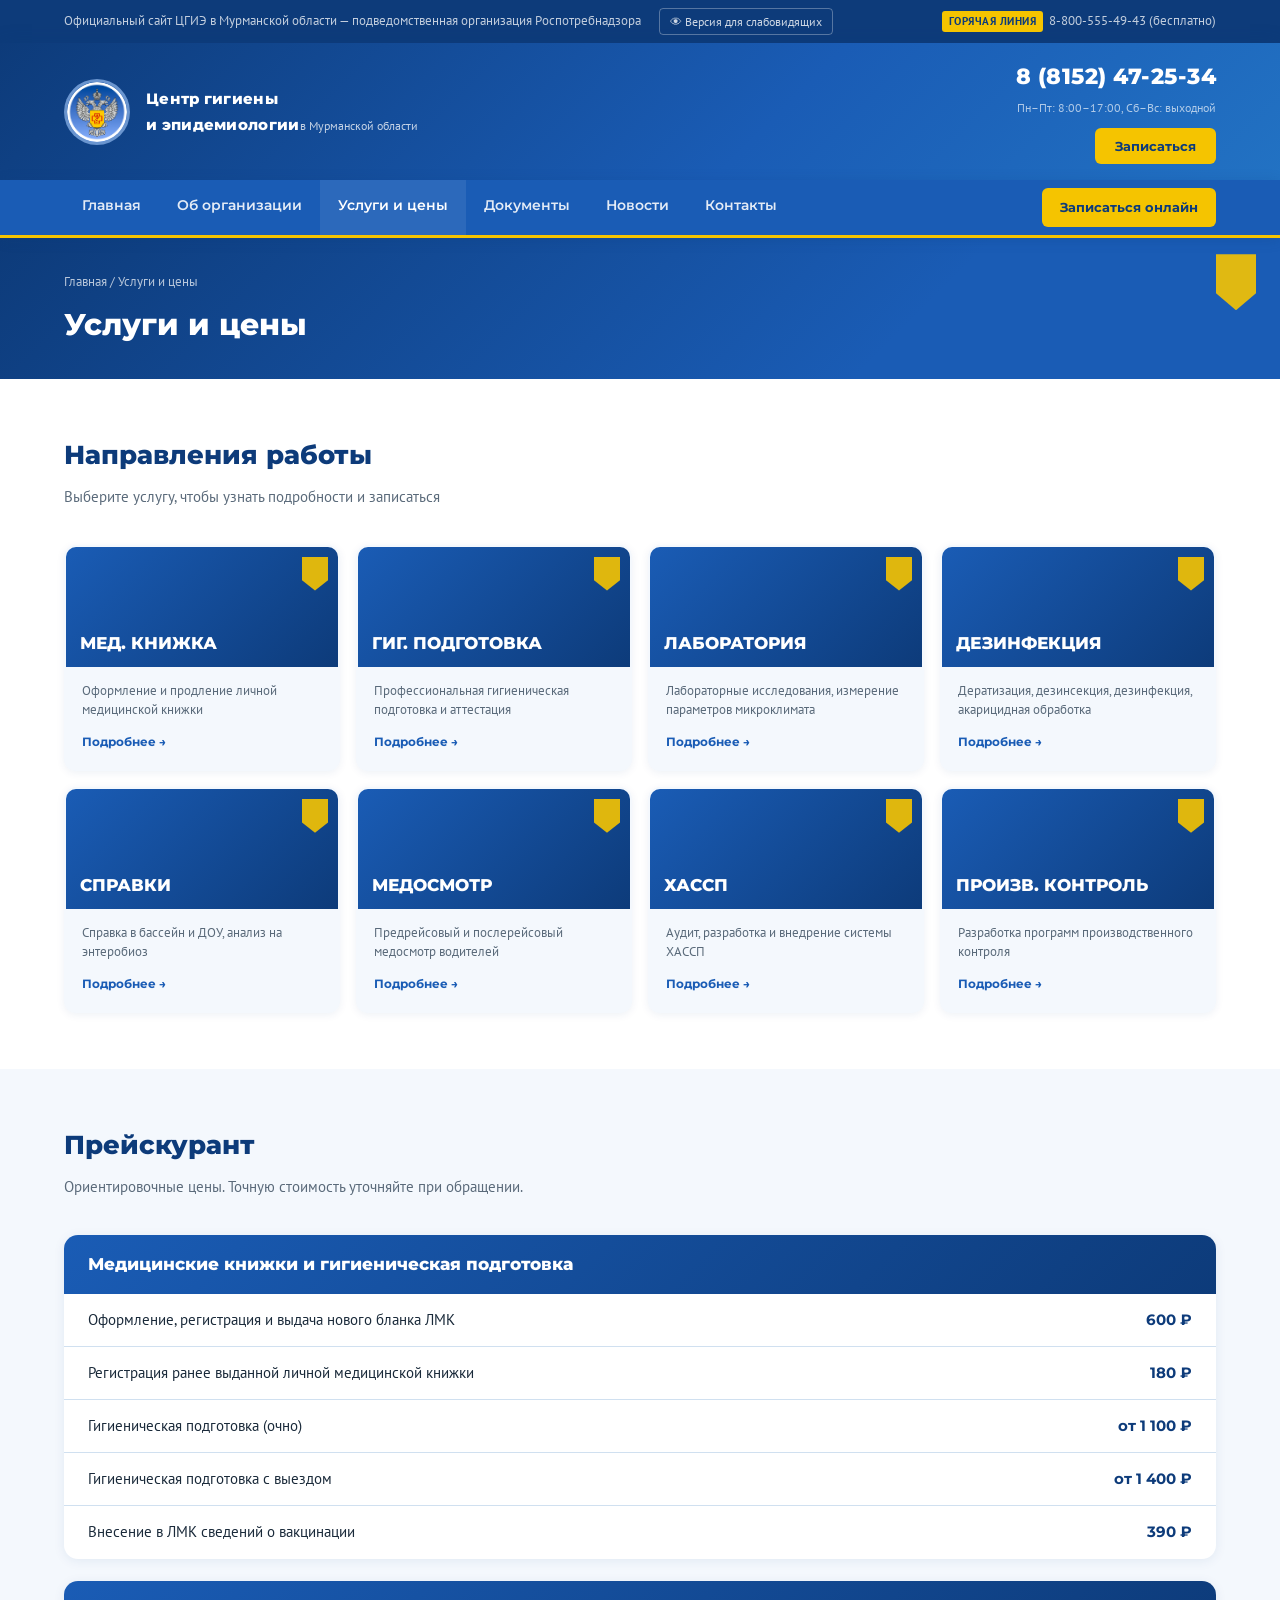
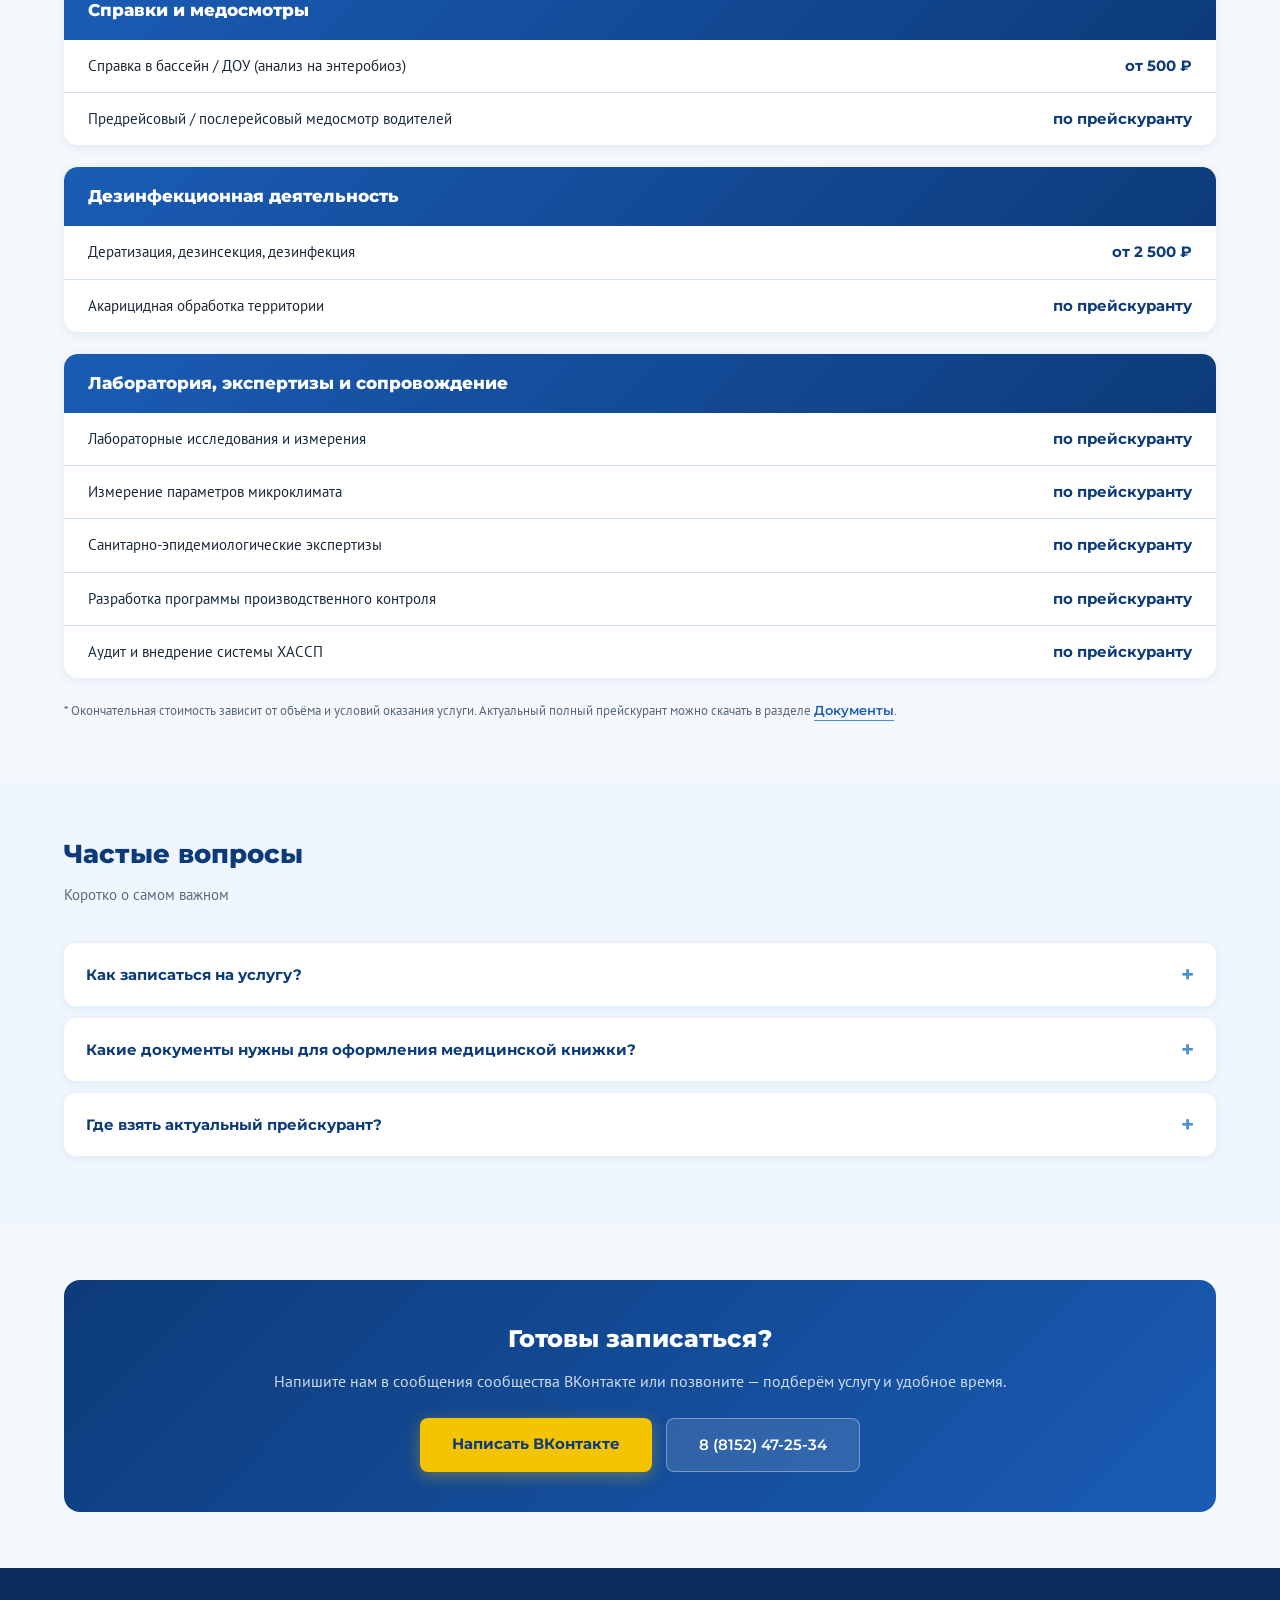
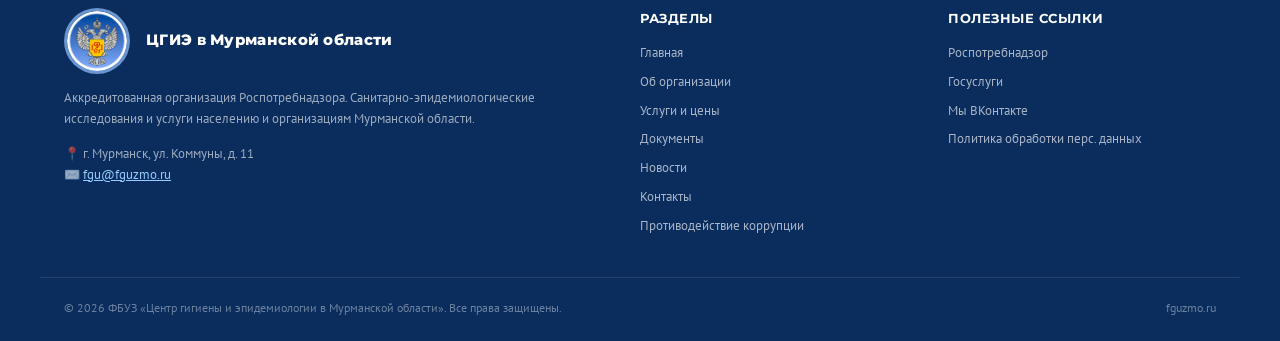
<file: uslugi.html>
<!DOCTYPE html>
<html lang="ru">
<head>
<meta charset="UTF-8">
<meta name="viewport" content="width=device-width, initial-scale=1.0">
<title>Услуги и цены — ФБУЗ ЦГИЭ в Мурманской области</title>
<link rel="icon" href="assets/logo.jpg">
<link href="https://fonts.googleapis.com/css2?family=Montserrat:wght@400;500;600;700;800&family=PT+Sans:wght@400;700&display=swap" rel="stylesheet">
<link rel="stylesheet" href="assets/styles.css">
</head>
<body data-page="uslugi">

<div id="site-top"></div>

<div class="page-head"><div class="container">
  <div class="breadcrumb"><a href="index.html">Главная</a> / Услуги и цены</div>
  <h1>Услуги и цены</h1>
</div></div>

<section class="services-bg">
  <div class="container">
    <h2 class="section-title">Направления работы</h2>
    <p class="section-subtitle">Выберите услугу, чтобы узнать подробности и записаться</p>
    <div class="services-grid" id="services-grid"></div>
  </div>
</section>

<section>
  <div class="container">
    <h2 class="section-title">Прейскурант</h2>
    <p class="section-subtitle">Ориентировочные цены. Точную стоимость уточняйте при обращении.</p>
    <div id="price-list"></div>
    <p class="price-note">* Окончательная стоимость зависит от объёма и условий оказания услуги. Актуальный полный прейскурант можно скачать в разделе <a class="link-more" href="dokumenty.html">Документы</a>.</p>
  </div>
</section>

<section class="news-bg">
  <div class="container">
    <h2 class="section-title">Частые вопросы</h2>
    <p class="section-subtitle">Коротко о самом важном</p>
    <div id="faq"></div>
  </div>
</section>

<section>
  <div class="container">
    <div class="cta-band reveal">
      <h2>Готовы записаться?</h2>
      <p>Напишите нам в сообщения сообщества ВКонтакте или позвоните — подберём услугу и удобное время.</p>
      <div class="hero-btns">
        <a class="btn-primary" data-bind="vkUrl" target="_blank" rel="noopener">Написать ВКонтакте</a>
        <a class="btn-secondary" data-bind="phone"></a>
      </div>
    </div>
  </div>
</section>

<div id="site-bottom"></div>

<script src="assets/content.js"></script>
<script src="assets/app.js"></script>
</body>
</html>
</file>
<file: assets/styles.css>
/* ФБУЗ ЦГИЭ — стили сайта. Этот файл редактировать не нужно. */

:root {
  --blue-dark: #0d3b7a;
  --blue-mid: #1a5cb5;
  --blue-light: #4a90d9;
  --blue-pale: #e8f2fc;
  --yellow: #f5c400;
  --yellow-dark: #d4a800;
  --white: #ffffff;
  --text: #1a2a3a;
  --text-muted: #5a6a7a;
  --border: #d0e0f0;
  --bg: #f4f8fd;
}

* { margin: 0; padding: 0; box-sizing: border-box; }

html { scroll-behavior: smooth; }

body {
  font-family: 'PT Sans', sans-serif;
  color: var(--text);
  background: var(--bg);
  line-height: 1.6;
}

img { max-width: 100%; display: block; }

/* ─── TOPBAR ─── */
.topbar { background: var(--blue-dark); color: rgba(255,255,255,0.75); font-size: 13px; padding: 8px 0; }
.topbar .inner {
  max-width: 1200px; margin: 0 auto; padding: 0 24px;
  display: flex; justify-content: space-between; align-items: center; gap: 16px; flex-wrap: wrap;
}
.topbar a { color: rgba(255,255,255,0.75); text-decoration: none; }
.topbar a:hover { color: var(--yellow); }
.topbar-left { display: flex; align-items: center; gap: 18px; flex-wrap: wrap; }
.bvi-toggle {
  background: none; border: 1px solid rgba(255,255,255,0.3); color: rgba(255,255,255,0.8);
  font: inherit; font-size: 12px; cursor: pointer; padding: 3px 10px; border-radius: 4px;
  display: inline-flex; align-items: center; gap: 6px; transition: all .2s;
}
.bvi-toggle:hover { border-color: var(--yellow); color: var(--yellow); }
.hotline { display: flex; align-items: center; gap: 6px; }
.hotline .label {
  background: var(--yellow); color: var(--blue-dark); font-weight: 700; font-size: 11px;
  padding: 2px 7px; border-radius: 3px; letter-spacing: .5px;
}

/* ─── HEADER ─── */
header.site-header {
  background: linear-gradient(135deg, var(--blue-dark) 0%, var(--blue-mid) 60%, #2272c3 100%);
  padding: 16px 0; box-shadow: 0 4px 20px rgba(13,59,122,0.25);
}
.header-inner {
  max-width: 1200px; margin: 0 auto; padding: 0 24px;
  display: flex; align-items: center; justify-content: space-between; gap: 24px;
}
.logo-block { display: flex; align-items: center; gap: 16px; text-decoration: none; }
.logo-img {
  width: 66px; height: 66px; border-radius: 50%;
  border: 3px solid rgba(255,255,255,0.35);
  flex-shrink: 0; overflow: hidden; background: var(--blue-mid);
}
.logo-img img { width: 100%; height: 100%; object-fit: cover; }
.logo-text-block { color: var(--white); }
.logo-title { font-family: 'Montserrat', sans-serif; font-weight: 800; font-size: 15px; line-height: 1.2; letter-spacing: .3px; }
.logo-sub { font-size: 12px; opacity: .75; margin-top: 2px; font-weight: 400; }
.header-contacts { display: flex; flex-direction: column; align-items: flex-end; gap: 4px; }
.phone-main { font-family: 'Montserrat', sans-serif; font-weight: 800; font-size: 22px; color: var(--white); letter-spacing: .5px; text-decoration: none; }
.phone-note { font-size: 12px; color: rgba(255,255,255,0.65); }
.btn-call {
  display: inline-block; margin-top: 6px; background: var(--yellow); color: var(--blue-dark);
  font-family: 'Montserrat', sans-serif; font-weight: 700; font-size: 13px; padding: 8px 20px;
  border-radius: 6px; text-decoration: none; transition: background .2s, transform .15s;
}
.btn-call:hover { background: var(--yellow-dark); transform: translateY(-1px); }

/* ─── NAV ─── */
nav.site-nav {
  background: var(--blue-mid); border-bottom: 3px solid var(--yellow);
  position: sticky; top: 0; z-index: 100; box-shadow: 0 2px 12px rgba(13,59,122,0.2);
}
.nav-inner { max-width: 1200px; margin: 0 auto; padding: 0 24px; display: flex; align-items: stretch; }
.nav-links { display: flex; align-items: stretch; }
.nav-links a {
  color: rgba(255,255,255,0.88); text-decoration: none; font-family: 'Montserrat', sans-serif;
  font-weight: 600; font-size: 13.5px; padding: 15px 18px; display: block;
  border-bottom: 3px solid transparent; margin-bottom: -3px;
  transition: color .2s, border-color .2s, background .2s; white-space: nowrap;
}
.nav-links a:hover, .nav-links a.active {
  color: var(--white); border-bottom-color: var(--yellow); background: rgba(255,255,255,0.08);
}
.nav-toggle { display: none; background: none; border: none; cursor: pointer; padding: 14px 0; margin-left: auto; }
.nav-toggle span { display: block; width: 26px; height: 3px; background: #fff; border-radius: 2px; margin: 5px 0; transition: .25s; }
.nav-cta { margin-left: auto; display: flex; align-items: center; }
.nav-cta a {
  background: var(--yellow); color: var(--blue-dark); font-family: 'Montserrat', sans-serif;
  font-weight: 700; font-size: 13px; padding: 9px 18px; border-radius: 6px; text-decoration: none;
  margin: 8px 0; transition: background .2s, transform .15s;
}
.nav-cta a:hover { background: var(--yellow-dark); transform: translateY(-1px); }

/* ─── HERO (главная) ─── */
.hero {
  background: linear-gradient(135deg, var(--blue-dark) 0%, #1660c0 50%, #2272c3 100%);
  padding: 60px 24px 70px; text-align: center; position: relative; overflow: hidden;
}
.hero::before {
  content: ''; position: absolute; inset: 0; pointer-events: none;
  background:
    radial-gradient(ellipse 700px 400px at 80% 50%, rgba(74,144,217,0.15) 0%, transparent 70%),
    radial-gradient(ellipse 400px 300px at 10% 80%, rgba(245,196,0,0.06) 0%, transparent 60%);
}
.hero-content { position: relative; max-width: 780px; margin: 0 auto; }
.hero h1 { font-family: 'Montserrat', sans-serif; font-weight: 800; font-size: 36px; color: var(--white); line-height: 1.2; margin-bottom: 16px; }
.hero h1 span { color: var(--yellow); }
.hero p { font-size: 17px; color: rgba(255,255,255,0.82); margin-bottom: 32px; line-height: 1.7; }
.hero-btns { display: flex; gap: 14px; justify-content: center; flex-wrap: wrap; }
.btn-primary {
  background: var(--yellow); color: var(--blue-dark); font-family: 'Montserrat', sans-serif;
  font-weight: 700; font-size: 15px; padding: 14px 32px; border-radius: 8px; text-decoration: none;
  transition: background .2s, transform .15s, box-shadow .2s; box-shadow: 0 4px 16px rgba(245,196,0,0.35);
}
.btn-primary:hover { background: var(--yellow-dark); transform: translateY(-2px); box-shadow: 0 8px 24px rgba(245,196,0,0.4); }
.btn-secondary {
  background: rgba(255,255,255,0.12); color: var(--white); font-family: 'Montserrat', sans-serif;
  font-weight: 600; font-size: 15px; padding: 14px 32px; border-radius: 8px; text-decoration: none;
  border: 1.5px solid rgba(255,255,255,0.35); transition: background .2s, transform .15s;
}
.btn-secondary:hover { background: rgba(255,255,255,0.2); transform: translateY(-2px); }

/* ─── PAGE HEADER (внутренние страницы) ─── */
.page-head {
  background: linear-gradient(135deg, var(--blue-dark) 0%, var(--blue-mid) 70%);
  padding: 34px 0 30px; color: #fff; position: relative; overflow: hidden;
}
.page-head::after {
  content: ''; position: absolute; top: 0; right: 0; width: 40px; height: 56px; margin: 16px 24px 0 0;
  background: var(--yellow); opacity: .9; clip-path: polygon(0 0,100% 0,100% 70%,50% 100%,0 70%);
}
.page-head h1 { font-family: 'Montserrat', sans-serif; font-weight: 800; font-size: 30px; }
.breadcrumb { font-size: 13px; color: rgba(255,255,255,0.7); margin-bottom: 8px; }
.breadcrumb a { color: rgba(255,255,255,0.7); text-decoration: none; }
.breadcrumb a:hover { color: var(--yellow); }

/* ─── QUICK ACTIONS ─── */
.quick-actions { max-width: 1200px; margin: -30px auto 0; padding: 0 24px; position: relative; z-index: 10; }
.qa-grid { display: grid; grid-template-columns: repeat(4, 1fr); gap: 12px; }
.qa-card {
  background: var(--white); border-radius: 12px; padding: 20px 18px; text-decoration: none;
  display: flex; align-items: center; gap: 14px; box-shadow: 0 4px 20px rgba(13,59,122,0.12);
  border: 2px solid transparent; transition: border-color .2s, transform .2s, box-shadow .2s;
}
.qa-card:hover { border-color: var(--blue-light); transform: translateY(-3px); box-shadow: 0 8px 30px rgba(13,59,122,0.18); }
.qa-icon { width: 46px; height: 46px; border-radius: 10px; background: var(--blue-pale); display: flex; align-items: center; justify-content: center; flex-shrink: 0; font-size: 22px; transition: background .2s; }
.qa-card:hover .qa-icon { background: var(--blue-mid); }
.qa-text strong { display: block; font-family: 'Montserrat', sans-serif; font-weight: 700; font-size: 13.5px; color: var(--text); line-height: 1.3; }
.qa-text span { font-size: 12px; color: var(--text-muted); }

/* ─── SECTIONS ─── */
section { padding: 56px 0; }
.container { max-width: 1200px; margin: 0 auto; padding: 0 24px; }
.section-title { font-family: 'Montserrat', sans-serif; font-weight: 800; font-size: 26px; color: var(--blue-dark); margin-bottom: 8px; }
.section-subtitle { font-size: 15px; color: var(--text-muted); margin-bottom: 36px; }
.title-row { display: flex; align-items: flex-end; justify-content: space-between; margin-bottom: 32px; flex-wrap: wrap; gap: 12px; }
.title-row .section-title { margin-bottom: 0; }
.link-more {
  font-family: 'Montserrat', sans-serif; font-weight: 600; font-size: 13px; color: var(--blue-mid);
  text-decoration: none; border-bottom: 1.5px solid var(--blue-light); padding-bottom: 2px;
  transition: color .2s; white-space: nowrap;
}
.link-more:hover { color: var(--blue-dark); }

/* ─── SERVICES ─── */
.services-bg { background: var(--white); }
.services-grid { display: grid; grid-template-columns: repeat(4, 1fr); gap: 16px; }
.svc-card {
  background: var(--bg); border-radius: 12px; overflow: hidden; text-decoration: none;
  display: flex; flex-direction: column; border: 2px solid transparent; transition: all .25s;
  box-shadow: 0 2px 8px rgba(13,59,122,0.07);
}
.svc-card:hover { border-color: var(--blue-light); transform: translateY(-4px); box-shadow: 0 10px 32px rgba(13,59,122,0.15); }
.svc-img {
  height: 120px; background: linear-gradient(135deg, var(--blue-mid), var(--blue-dark));
  display: flex; align-items: flex-end; padding: 14px; position: relative; overflow: hidden;
}
.svc-img .yellow-accent {
  position: absolute; top: 10px; right: 10px; width: 26px; height: 34px; background: var(--yellow);
  clip-path: polygon(0 0,100% 0,100% 70%,50% 100%,0 70%); opacity: .9;
}
.svc-img-label { font-family: 'Montserrat', sans-serif; font-weight: 800; font-size: 17px; color: var(--white); text-transform: uppercase; line-height: 1.1; z-index: 1; }
.svc-body { padding: 14px 16px 18px; flex: 1; display: flex; flex-direction: column; }
.svc-body p { font-size: 13px; color: var(--text-muted); flex: 1; margin-bottom: 12px; line-height: 1.5; }
.svc-link { font-family: 'Montserrat', sans-serif; font-size: 12px; font-weight: 700; color: var(--blue-mid); display: flex; align-items: center; gap: 4px; }

/* ─── NEWS ─── */
.news-bg { background: #f0f6ff; }
.news-grid { display: grid; grid-template-columns: repeat(3, 1fr); gap: 20px; }
.news-card {
  background: var(--white); border-radius: 12px; padding: 22px 22px 20px; text-decoration: none;
  border-left: 4px solid var(--blue-light); box-shadow: 0 2px 10px rgba(13,59,122,0.07);
  transition: all .22s; display: flex; flex-direction: column;
}
.news-card:hover { border-left-color: var(--yellow); transform: translateY(-3px); box-shadow: 0 8px 28px rgba(13,59,122,0.14); }
.news-date { font-size: 12px; font-weight: 600; color: var(--blue-light); letter-spacing: .5px; margin-bottom: 10px; font-family: 'Montserrat', sans-serif; }
.news-card h3 { font-family: 'Montserrat', sans-serif; font-weight: 700; font-size: 15px; color: var(--text); line-height: 1.4; }
.news-card p { font-size: 13.5px; color: var(--text-muted); margin-top: 10px; flex: 1; }
.news-card:hover h3 { color: var(--blue-mid); }
.news-more { margin-top: 12px; font-size: 12px; font-weight: 600; color: var(--text-muted); font-family: 'Montserrat', sans-serif; }

/* VK widget container */
.vk-embed { background: #fff; border-radius: 12px; padding: 8px; box-shadow: 0 2px 10px rgba(13,59,122,0.07); min-height: 200px; }
.vk-note { font-size: 13px; color: var(--text-muted); background: var(--blue-pale); border-radius: 8px; padding: 12px 16px; margin-bottom: 20px; }

/* ─── PRICE TABLE ─── */
.price-group { background: #fff; border-radius: 14px; box-shadow: 0 2px 12px rgba(13,59,122,0.08); margin-bottom: 22px; overflow: hidden; }
.price-group > h2 {
  font-family: 'Montserrat', sans-serif; font-weight: 800; font-size: 17px; color: #fff;
  background: linear-gradient(135deg, var(--blue-mid), var(--blue-dark)); padding: 16px 24px;
}
.price-row { display: flex; justify-content: space-between; align-items: baseline; gap: 16px; padding: 14px 24px; border-bottom: 1px solid var(--border); }
.price-row:last-child { border-bottom: none; }
.price-row .pn { font-size: 14.5px; color: var(--text); }
.price-row .pv { font-family: 'Montserrat', sans-serif; font-weight: 700; font-size: 14.5px; color: var(--blue-dark); white-space: nowrap; }
.price-row .pv.tbd { color: var(--text-muted); font-weight: 600; }
.price-note { font-size: 13px; color: var(--text-muted); margin-top: 14px; }

/* ─── DOCUMENTS ─── */
.doc-list { list-style: none; background: #fff; border-radius: 14px; box-shadow: 0 2px 12px rgba(13,59,122,0.08); overflow: hidden; }
.doc-list li { display: flex; align-items: center; gap: 14px; padding: 16px 22px; border-bottom: 1px solid var(--border); transition: background .15s; }
.doc-list li:last-child { border-bottom: none; }
.doc-list li:hover { background: var(--blue-pale); }
.doc-list a { color: var(--text); text-decoration: none; font-size: 15px; line-height: 1.4; flex: 1; }
.doc-list li:hover a { color: var(--blue-dark); }
.doc-icon { width: 40px; height: 40px; background: var(--blue-pale); border-radius: 8px; display: flex; align-items: center; justify-content: center; flex-shrink: 0; color: var(--blue-mid); font-size: 12px; font-weight: 700; font-family: 'Montserrat', sans-serif; }
.doc-dl { font-size: 12px; color: var(--blue-mid); font-family: 'Montserrat', sans-serif; font-weight: 700; white-space: nowrap; }

/* ─── INFO / CONTACTS ─── */
.info-row { display: grid; grid-template-columns: 1fr 1fr; gap: 24px; }
.info-block { background: var(--white); border-radius: 14px; padding: 28px; box-shadow: 0 2px 12px rgba(13,59,122,0.08); }
.info-block h2 { font-family: 'Montserrat', sans-serif; font-weight: 800; font-size: 20px; color: var(--blue-dark); margin-bottom: 20px; padding-bottom: 14px; border-bottom: 2px solid var(--blue-pale); }
.contacts-grid { display: grid; grid-template-columns: 1fr 1fr; gap: 14px; }
.contact-item { display: flex; align-items: flex-start; gap: 12px; }
.contact-icon { width: 38px; height: 38px; background: var(--blue-pale); border-radius: 8px; display: flex; align-items: center; justify-content: center; flex-shrink: 0; font-size: 18px; }
.contact-item strong { display: block; font-size: 13px; font-weight: 700; color: var(--text); font-family: 'Montserrat', sans-serif; }
.contact-item span, .contact-item a { font-size: 13px; color: var(--text-muted); }
.contact-item a { color: var(--blue-mid); text-decoration: none; }
.contact-item a:hover { text-decoration: underline; }
.map-frame { width: 100%; height: 360px; border: 0; border-radius: 14px; box-shadow: 0 2px 12px rgba(13,59,122,0.08); margin-top: 24px; }

/* ─── FAQ ─── */
.faq-item { background: #fff; border-radius: 12px; box-shadow: 0 2px 10px rgba(13,59,122,0.07); margin-bottom: 12px; overflow: hidden; }
.faq-q { width: 100%; text-align: left; background: none; border: none; cursor: pointer; padding: 18px 22px; font-family: 'Montserrat', sans-serif; font-weight: 700; font-size: 15px; color: var(--blue-dark); display: flex; justify-content: space-between; align-items: center; gap: 12px; }
.faq-q::after { content: '+'; font-size: 22px; color: var(--blue-light); transition: transform .2s; }
.faq-item.open .faq-q::after { transform: rotate(45deg); }
.faq-a { max-height: 0; overflow: hidden; transition: max-height .25s ease; }
.faq-a p { padding: 0 22px 18px; font-size: 14.5px; color: var(--text-muted); }

/* ─── BOOKING CTA ─── */
.cta-band { background: linear-gradient(135deg, var(--blue-dark), var(--blue-mid)); border-radius: 16px; padding: 40px; text-align: center; color: #fff; }
.cta-band h2 { font-family: 'Montserrat', sans-serif; font-weight: 800; font-size: 24px; margin-bottom: 10px; }
.cta-band p { color: rgba(255,255,255,0.8); margin-bottom: 24px; }

/* ─── HOTLINES ─── */
.hotlines-bg { background: var(--blue-dark); }
.hotlines-inner { display: flex; align-items: center; gap: 40px; flex-wrap: wrap; }
.hotlines-inner h2 { font-family: 'Montserrat', sans-serif; font-weight: 800; font-size: 20px; color: var(--white); flex-shrink: 0; }
.hl-cards { display: flex; gap: 14px; flex-wrap: wrap; flex: 1; }
.hl-card { background: rgba(255,255,255,0.08); border: 1px solid rgba(255,255,255,0.15); border-radius: 10px; padding: 14px 20px; flex: 1; min-width: 220px; }
.hl-card .label-tag { background: var(--yellow); color: var(--blue-dark); font-size: 10px; font-weight: 700; font-family: 'Montserrat', sans-serif; padding: 2px 8px; border-radius: 4px; letter-spacing: .5px; display: inline-block; margin-bottom: 8px; }
.hl-card .hl-phone { font-family: 'Montserrat', sans-serif; font-weight: 700; font-size: 19px; color: var(--white); display: block; margin-bottom: 4px; text-decoration: none; }
.hl-card .hl-desc { font-size: 12px; color: rgba(255,255,255,0.6); }

/* ─── FOOTER ─── */
footer.site-footer { background: #0a2d5e; color: rgba(255,255,255,0.7); padding: 40px 0 24px; font-size: 13px; }
.footer-inner { max-width: 1200px; margin: 0 auto 32px; padding: 0 24px; display: grid; grid-template-columns: 2fr 1fr 1fr; gap: 40px; }
.footer-brand p { margin-top: 14px; color: rgba(255,255,255,0.6); }
footer h4 { font-family: 'Montserrat', sans-serif; font-weight: 700; font-size: 13px; color: var(--white); margin-bottom: 14px; text-transform: uppercase; letter-spacing: .5px; }
footer ul { list-style: none; }
footer ul li { margin-bottom: 8px; }
footer ul li a { color: rgba(255,255,255,0.65); text-decoration: none; transition: color .2s; }
footer ul li a:hover { color: var(--yellow); }
.footer-bottom { max-width: 1200px; margin: 0 auto; padding: 20px 24px 0; border-top: 1px solid rgba(255,255,255,0.1); display: flex; justify-content: space-between; flex-wrap: wrap; gap: 8px; font-size: 12px; color: rgba(255,255,255,0.4); }

/* ─── ВЕРСИЯ ДЛЯ СЛАБОВИДЯЩИХ ─── */
.bvi-panel { display: none; background: #000; color: #fff; padding: 10px 0; font-size: 14px; }
html.bvi .bvi-panel { display: block; }
.bvi-panel .inner { max-width: 1200px; margin: 0 auto; padding: 0 24px; display: flex; flex-wrap: wrap; gap: 18px; align-items: center; }
.bvi-panel b { font-family: 'Montserrat', sans-serif; }
.bvi-panel .group { display: flex; gap: 6px; align-items: center; }
.bvi-panel button { background: #222; color: #fff; border: 1px solid #555; cursor: pointer; padding: 4px 10px; border-radius: 4px; font: inherit; }
.bvi-panel button.sw1 { background:#fff; color:#000; } .bvi-panel button.sw2 { background:#000; color:#fff; } .bvi-panel button.sw3 { background:#003; color:#9cf; }
.bvi-panel .fz1 { font-size: 13px; } .bvi-panel .fz2 { font-size: 16px; } .bvi-panel .fz3 { font-size: 20px; }

html.bvi body { background: #fff; }
html.bvi.scheme-bw body, html.bvi.scheme-bw .info-block, html.bvi.scheme-bw .price-group, html.bvi.scheme-bw .doc-list, html.bvi.scheme-bw .svc-card, html.bvi.scheme-bw .news-card, html.bvi.scheme-bw .faq-item { background:#fff !important; color:#000 !important; }
html.bvi.scheme-wb body, html.bvi.scheme-wb .info-block, html.bvi.scheme-wb .price-group, html.bvi.scheme-wb .doc-list, html.bvi.scheme-wb .svc-card, html.bvi.scheme-wb .news-card, html.bvi.scheme-wb .faq-item { background:#000 !important; color:#fff !important; }
html.bvi.scheme-by body { background:#003 !important; }
html.bvi.scheme-by .info-block, html.bvi.scheme-by .price-group, html.bvi.scheme-by .doc-list, html.bvi.scheme-by .svc-card, html.bvi.scheme-by .news-card, html.bvi.scheme-by .faq-item { background:#012 !important; color:#9cf !important; }
html.bvi .hero, html.bvi .page-head, html.bvi header.site-header, html.bvi nav.site-nav, html.bvi .hotlines-bg, html.bvi footer.site-footer, html.bvi .cta-band, html.bvi .price-group > h2 { background: #000 !important; }
html.bvi .hero h1, html.bvi .page-head h1, html.bvi .logo-title, html.bvi .phone-main, html.bvi .nav-links a { color:#ff0 !important; }
html.bvi .section-title, html.bvi .news-card h3, html.bvi .price-row .pn, html.bvi .price-row .pv { color: inherit !important; }
html.bvi .svc-img { background:#000 !important; border:1px solid #fff; }
html.bvi.fs-2 body { font-size: 19px; } html.bvi.fs-2 .hero h1 { font-size: 42px; }
html.bvi.fs-3 body { font-size: 23px; } html.bvi.fs-3 .hero h1 { font-size: 50px; }
html.bvi * { letter-spacing: .3px; }

/* ─── АНИМАЦИЯ ПОЯВЛЕНИЯ ─── */
.reveal { opacity: 0; transform: translateY(16px); transition: opacity .5s ease, transform .5s ease; }
.reveal.in { opacity: 1; transform: none; }

/* ─── RESPONSIVE ─── */
@media (max-width: 960px) {
  .qa-grid { grid-template-columns: repeat(2, 1fr); }
  .services-grid { grid-template-columns: repeat(2, 1fr); }
  .news-grid { grid-template-columns: 1fr; }
  .info-row { grid-template-columns: 1fr; }
  .footer-inner { grid-template-columns: 1fr; gap: 24px; }
  .hero h1 { font-size: 27px; }
  .nav-cta { display: none; }
  .nav-toggle { display: block; }
  .nav-links {
    display: none; position: absolute; top: 100%; left: 0; right: 0; flex-direction: column;
    background: var(--blue-mid); box-shadow: 0 8px 24px rgba(0,0,0,0.25);
  }
  .nav-links.open { display: flex; }
  .nav-links a { border-bottom: 1px solid rgba(255,255,255,0.12); margin: 0; }
}
@media (max-width: 600px) {
  .qa-grid { grid-template-columns: 1fr 1fr; }
  .services-grid { grid-template-columns: 1fr; }
  .header-contacts { display: none; }
  .contacts-grid { grid-template-columns: 1fr; }
  .hl-cards { flex-direction: column; }
  .hotlines-inner { flex-direction: column; align-items: flex-start; gap: 20px; }
  .page-head h1 { font-size: 23px; }
  .price-row { flex-direction: column; gap: 2px; }
}

/* ─── ОБ ОРГАНИЗАЦИИ ─── */
.dir-list { list-style: none; display: grid; grid-template-columns: 1fr 1fr; gap: 10px 24px; }
.dir-item { display: flex; align-items: flex-start; gap: 10px; font-size: 14.5px; color: var(--text); }
.dir-mark { width: 8px; height: 8px; border-radius: 2px; background: var(--yellow); margin-top: 8px; flex-shrink: 0; }
.lead-grid { display: grid; grid-template-columns: repeat(auto-fill, minmax(260px, 1fr)); gap: 18px; }
.lead-card { background: #fff; border-radius: 14px; box-shadow: 0 2px 12px rgba(13,59,122,0.08); padding: 20px; display: flex; gap: 16px; align-items: center; border-left: 4px solid var(--blue-light); }
.lead-photo { width: 72px; height: 72px; border-radius: 50%; background-size: cover; background-position: center top; flex-shrink: 0; border: 2px solid var(--blue-pale); }
.lead-noimg { background: var(--blue-pale); display: flex; align-items: center; justify-content: center; font-size: 30px; }
.lead-body strong { display: block; font-family: 'Montserrat', sans-serif; font-size: 15px; color: var(--blue-dark); }
.lead-post { display: block; font-size: 13px; color: var(--blue-mid); font-weight: 600; margin: 3px 0 6px; }
.lead-rec { font-size: 12.5px; color: var(--text-muted); }
.branch-grid { display: grid; grid-template-columns: 1fr 1fr; gap: 14px; }
.branch-card { background: #fff; border-radius: 12px; box-shadow: 0 2px 10px rgba(13,59,122,0.07); padding: 16px 20px; display: flex; gap: 12px; align-items: center; font-size: 14px; }
.ak-hotline { background: var(--blue-pale); border-left: 4px solid var(--yellow); border-radius: 10px; padding: 16px 20px; font-size: 14.5px; color: var(--text); margin: 18px 0 28px; }
@media (max-width: 700px) { .dir-list, .branch-grid { grid-template-columns: 1fr; } }

/* ─── СТРАНИЦА РУКОВОДИТЕЛЯ / ФИЛИАЛА ─── */
.bio-layout { display: grid; grid-template-columns: 240px 1fr; gap: 28px; align-items: start; }
.bio-photo { width: 240px; height: 300px; border-radius: 14px; background-size: cover; background-position: center top; box-shadow: 0 6px 24px rgba(13,59,122,0.18); border: 1px solid var(--border); }
.bio-name { font-family: 'Montserrat', sans-serif; font-weight: 800; font-size: 24px; color: var(--blue-dark); }
.bio-post { font-family: 'Montserrat', sans-serif; font-weight: 600; color: var(--blue-mid); margin: 4px 0 14px; }
.bio-contact { background: var(--blue-pale); border-radius: 8px; padding: 8px 14px; font-size: 14px; display: inline-block; margin-bottom: 16px; }
.bio-body p { margin-bottom: 12px; font-size: 15px; color: var(--text); line-height: 1.7; }
@media (max-width: 700px) { .bio-layout { grid-template-columns: 1fr; } .bio-photo { width: 100%; max-width: 280px; height: 320px; margin: 0 auto; } }

/* ─── СТРУКТУРА ФИЛИАЛА ─── */
.struct-wrap { columns: 2; column-gap: 14px; margin-top: 14px; }
.struct-group { break-inside: avoid; -webkit-column-break-inside: avoid; display: inline-block; width: 100%; margin-bottom: 14px; background: #fff; border-radius: 12px; box-shadow: 0 2px 10px rgba(13,59,122,0.07); overflow: hidden; }
.struct-group > h3 { font-family: 'Montserrat', sans-serif; font-weight: 700; font-size: 14px; color: #fff; background: linear-gradient(135deg, var(--blue-mid), var(--blue-dark)); padding: 10px 16px; }
.struct-row { display: flex; justify-content: space-between; align-items: baseline; gap: 12px; padding: 10px 16px; border-bottom: 1px solid var(--border); }
.struct-row:last-child { border-bottom: none; }
.struct-left { display: flex; flex-direction: column; gap: 2px; }
.struct-role { font-size: 13.5px; color: var(--text); }
.struct-place { font-size: 12px; color: var(--text-muted); }
.struct-phone { font-family: 'Montserrat', sans-serif; font-weight: 700; font-size: 13.5px; color: var(--blue-dark); white-space: nowrap; text-decoration: none; }
.struct-phone:hover { color: var(--blue-mid); text-decoration: underline; }
.lead-photo.lead-noimg, .bio-photo.bio-noimg { background: var(--blue-pale); }
@media (max-width: 760px) { .struct-wrap { columns: 1; } }

/* карточки руководства/филиалов: убрать ссылочные подчёркивание и синеву */
.lead-card, .branch-card { text-decoration: none; color: var(--text); }
.branch-head { color: var(--text-muted); }
.card-more { font-family: 'Montserrat', sans-serif; font-weight: 600; font-size: 12px; color: var(--text-muted); display: inline-block; margin-top: 2px; }
.lead-card:hover .lead-rec, .branch-card:hover .card-more { color: var(--blue-mid); }

/* ─── ФИКСЫ: карточки-ссылки без синевы/подчёркивания + плотная структура ─── */
.lead-card, .branch-card { text-decoration: none; color: var(--text); }
.lead-card *, .branch-card * { text-decoration: none; }
.branch-card strong { color: var(--text); }
.branch-card .branch-head { font-size: 12.5px; color: var(--text-muted); font-weight: 600; }
.card-hint { font-size: 12px; color: var(--text-muted); font-family: 'Montserrat', sans-serif; font-weight: 600; }
.branch-card:hover .card-hint, .lead-card:hover .lead-rec { color: var(--blue-mid); }
.lead-card .lead-rec { color: var(--text-muted); }

/* плотная раскладка структуры: короткие карточки не растягиваются */
.struct-wrap { columns: 2; column-gap: 14px; display: block; }
.struct-group { break-inside: avoid; -webkit-column-break-inside: avoid; margin: 0 0 14px; display: inline-block; width: 100%; }
@media (max-width: 760px) { .struct-wrap { columns: 1; } }

/* несколько телефонов в ячейке — каждый своей строкой */
.struct-phones { text-align: right; white-space: nowrap; }
.struct-phones .struct-phone { display: inline-block; }
.struct-row .struct-phones { flex-shrink: 0; }
</file>
